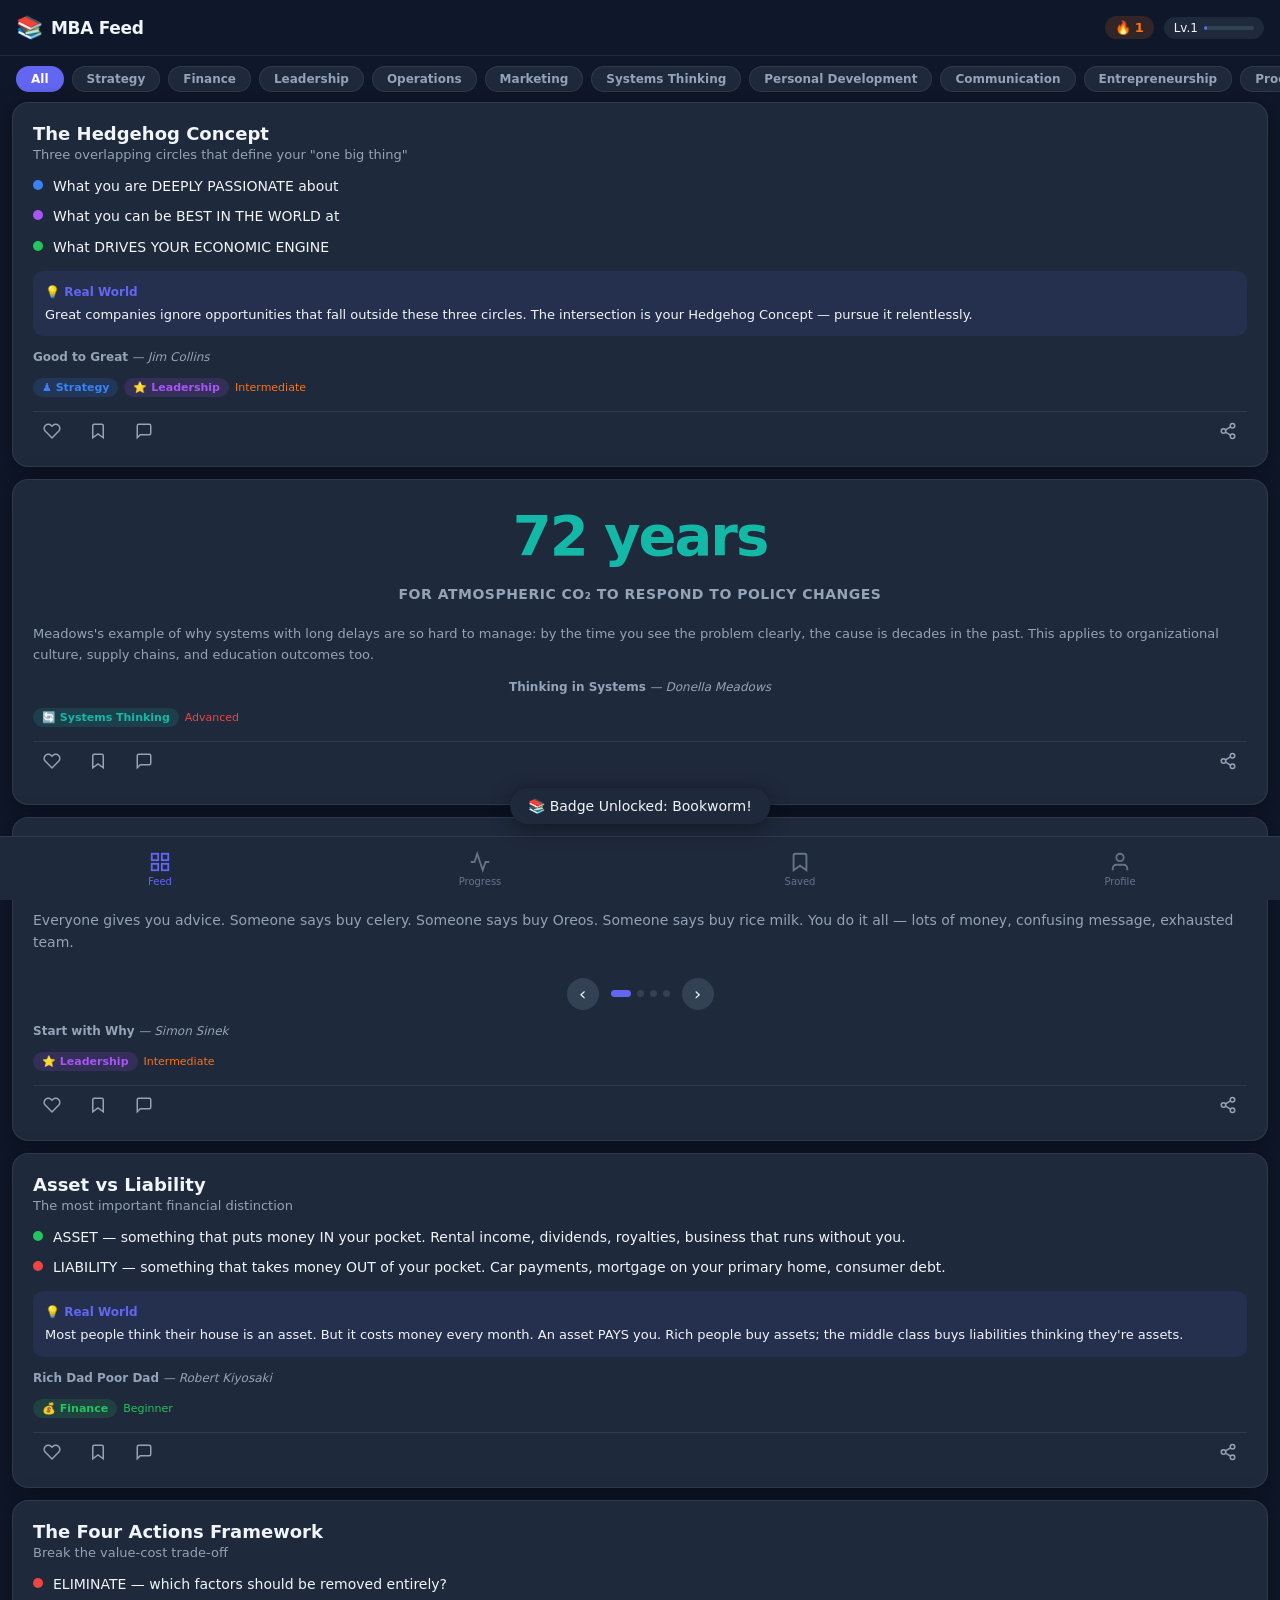
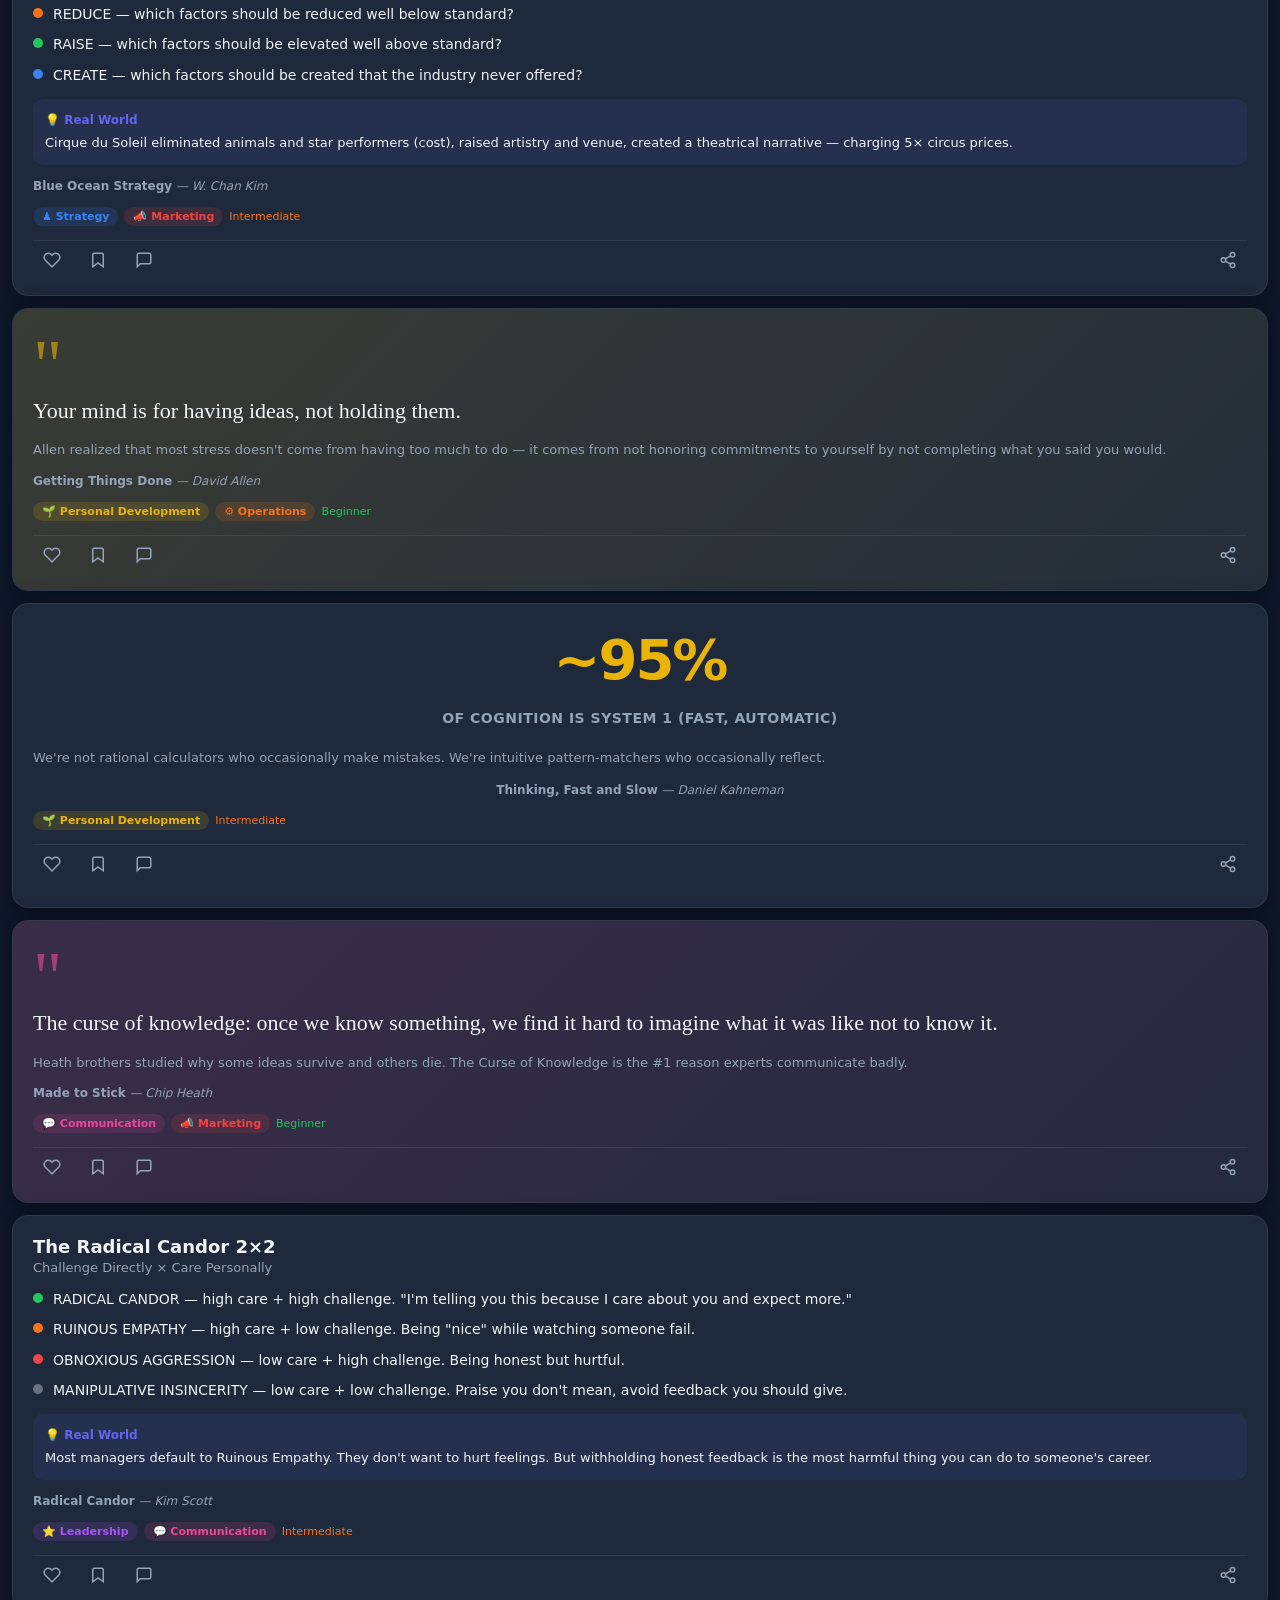
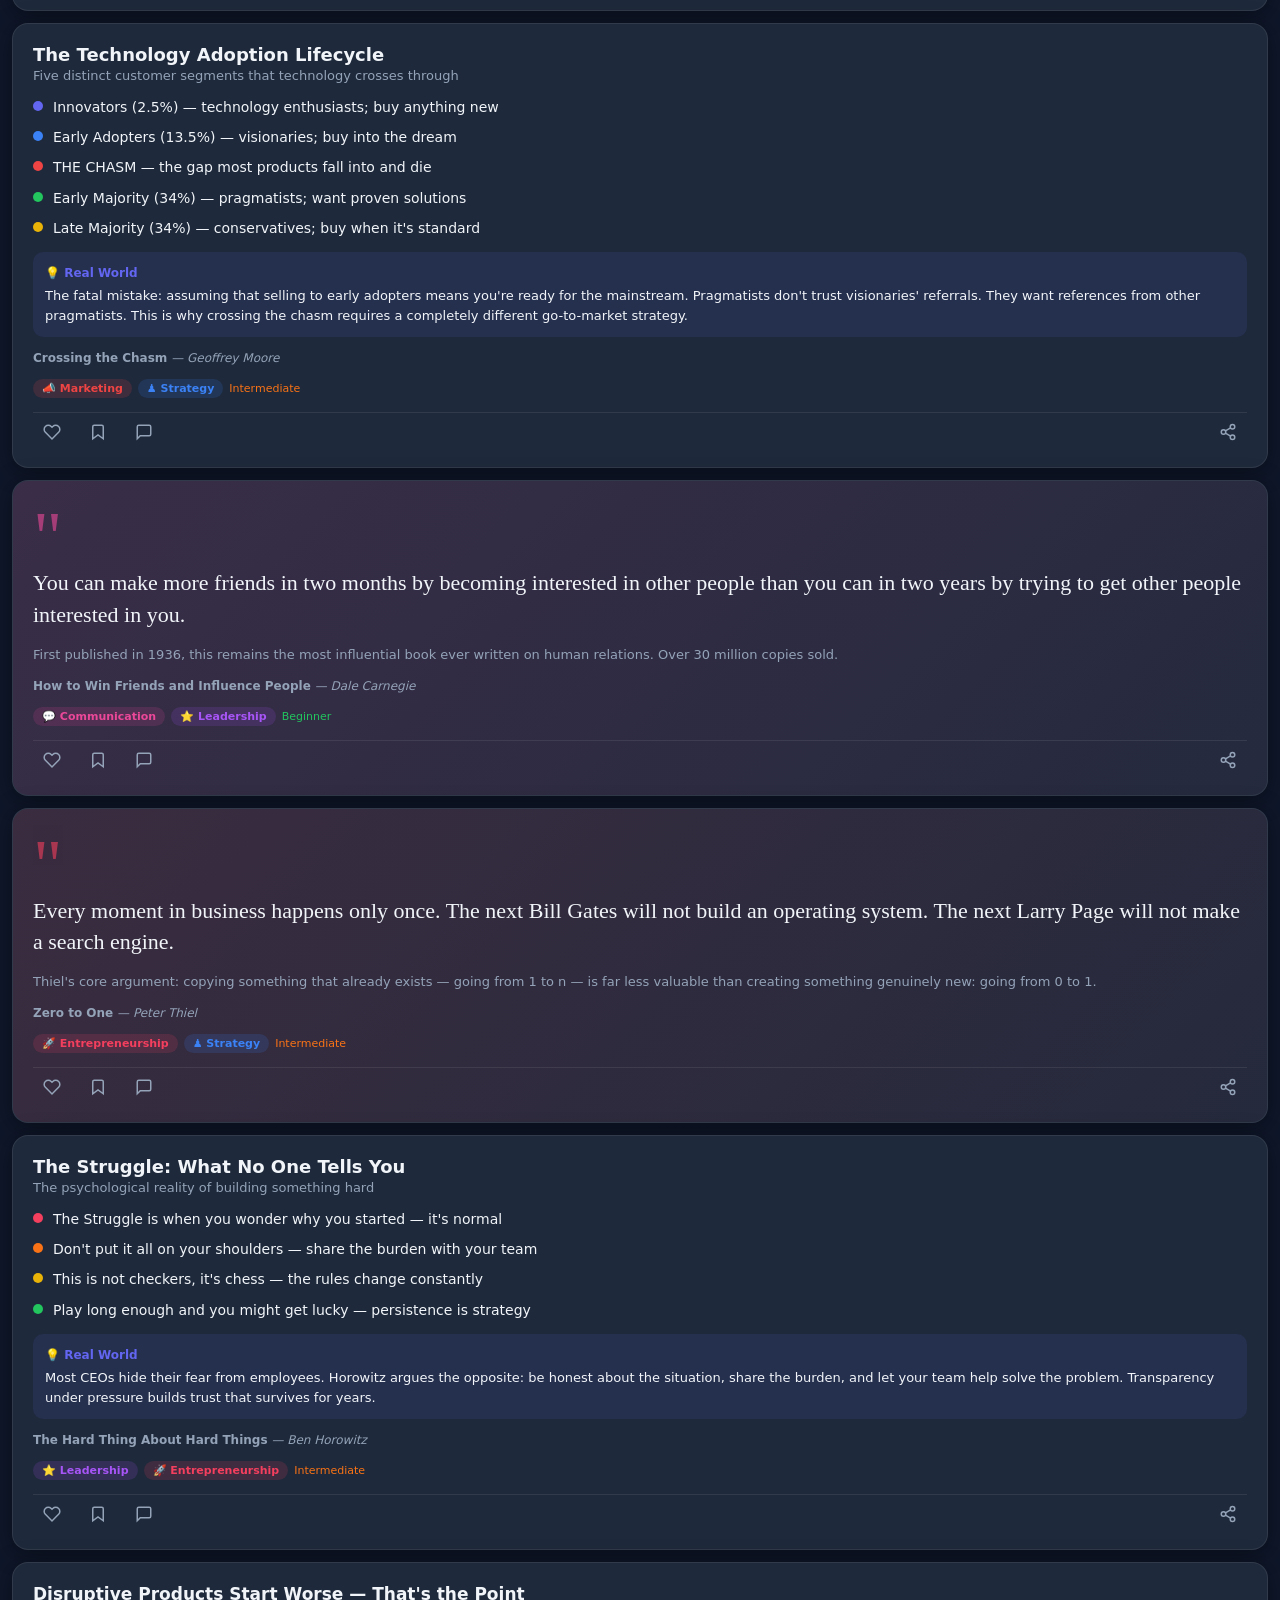
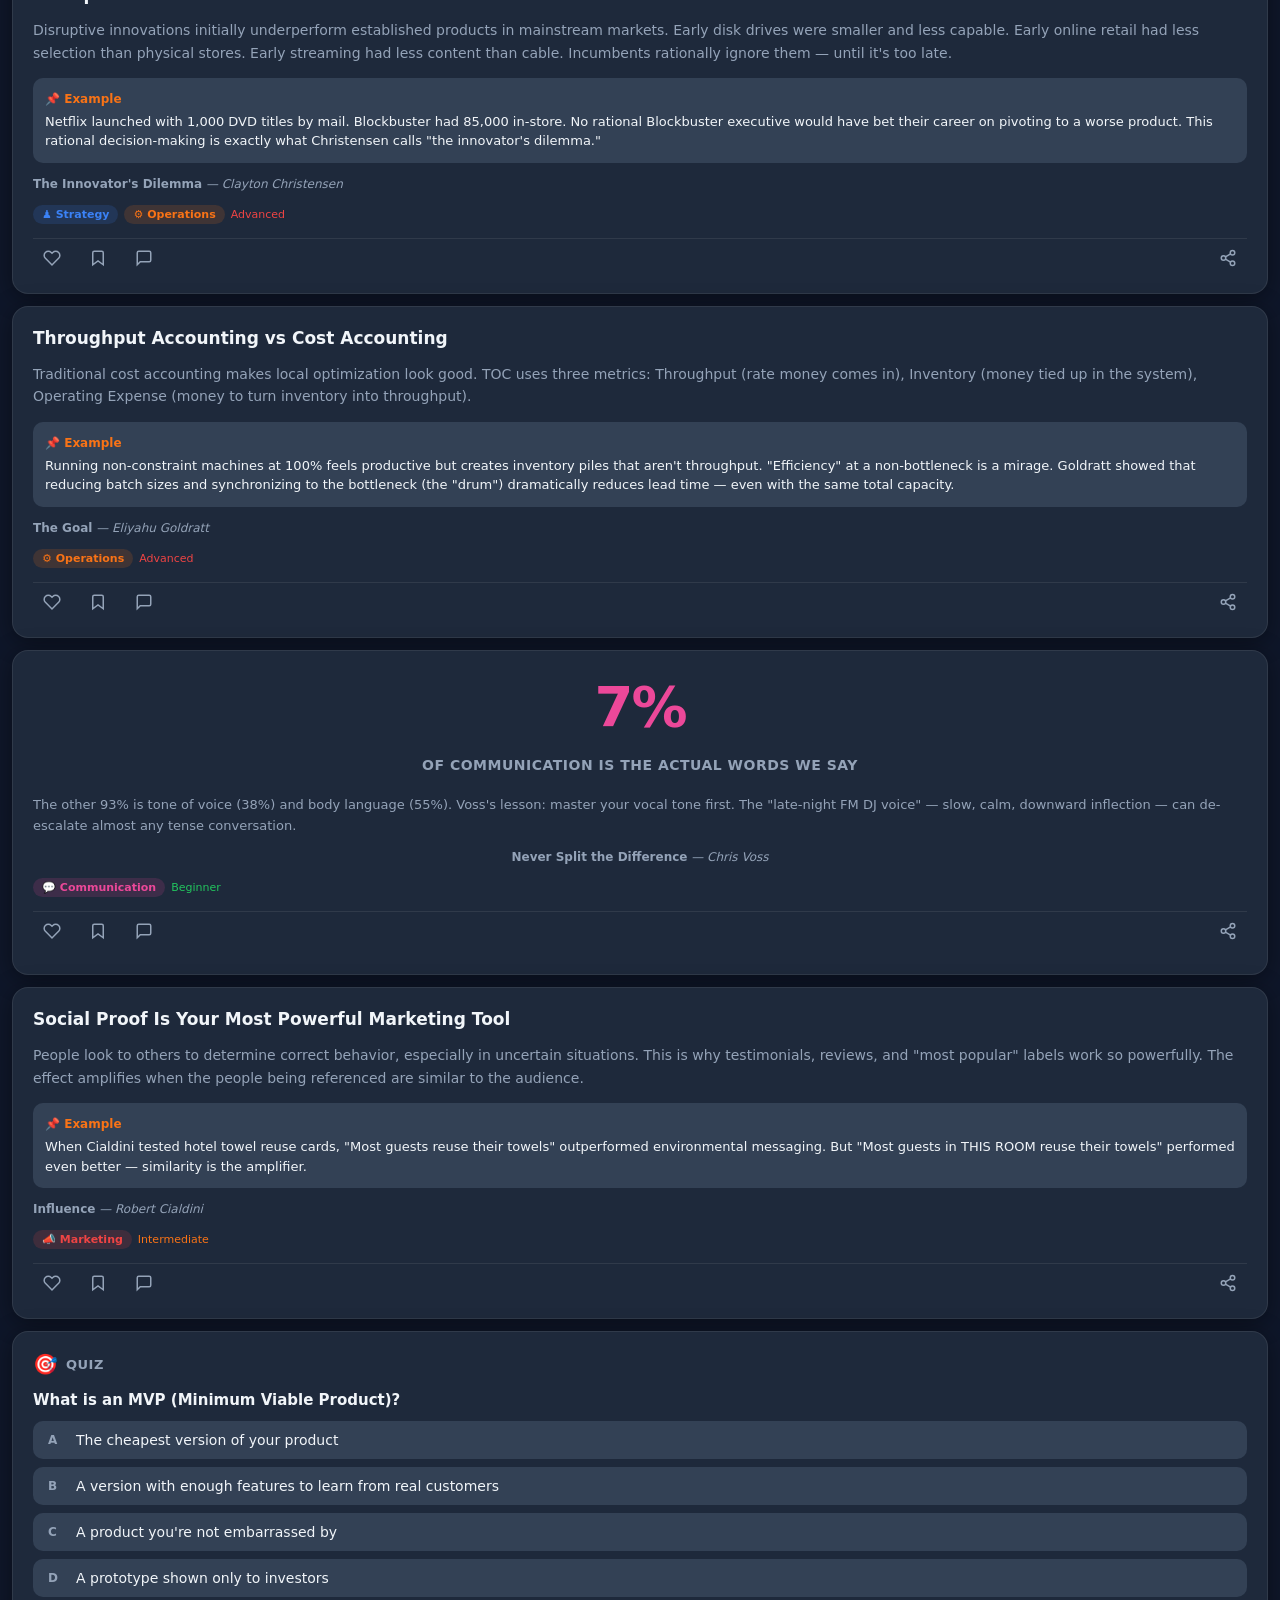
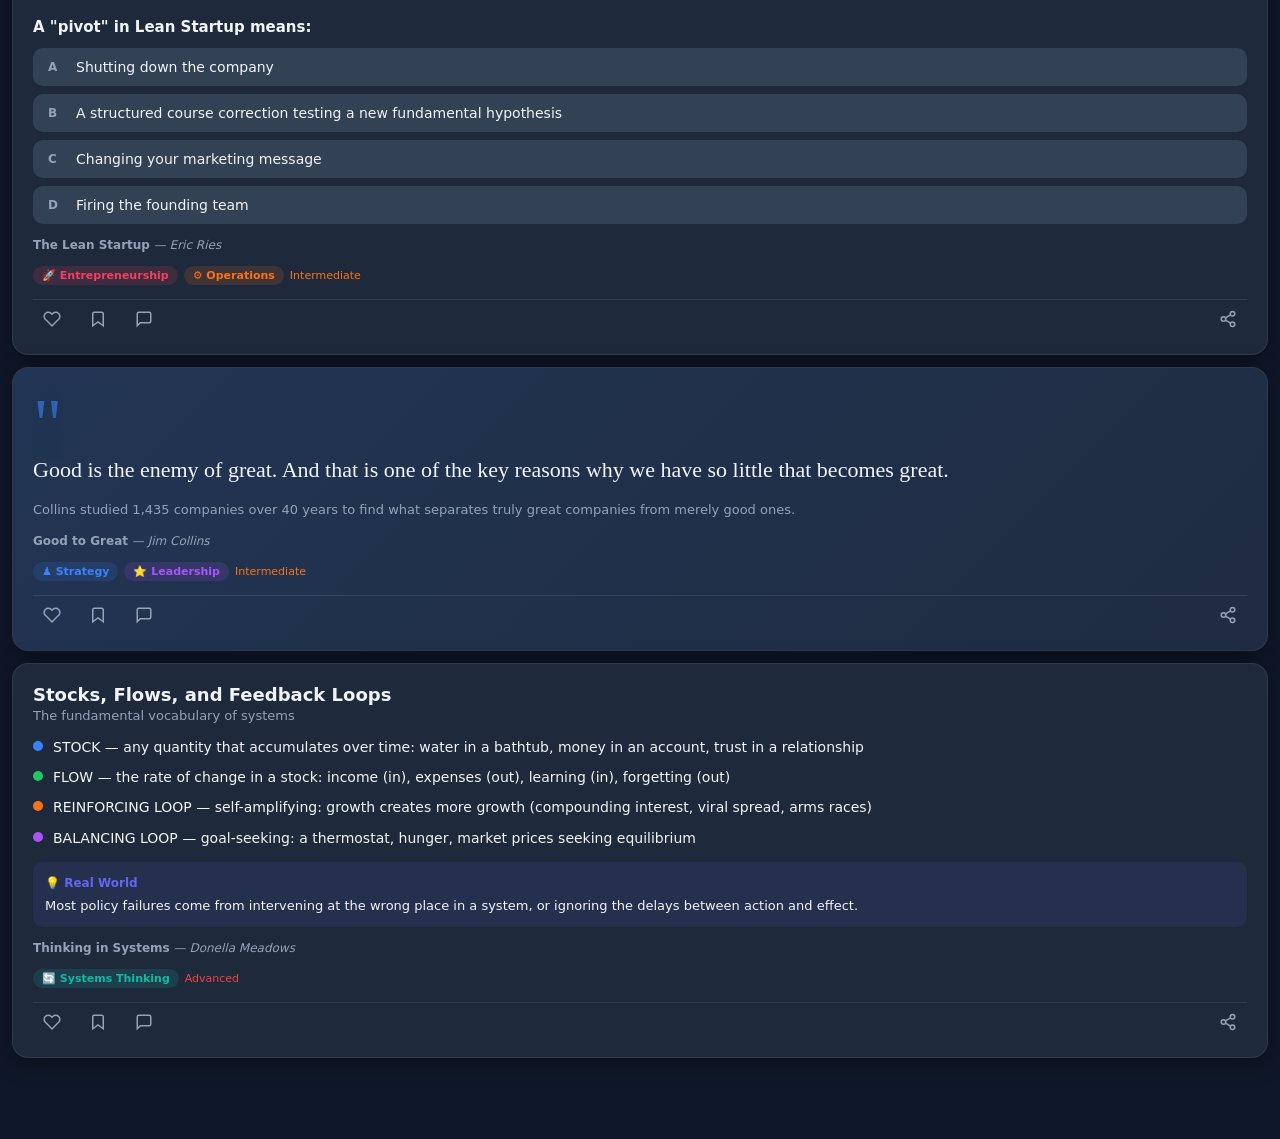
<file: index.html>
<!DOCTYPE html>
<html lang="en">
<head>
  <meta charset="UTF-8">
  <meta name="viewport" content="width=device-width, initial-scale=1, viewport-fit=cover">
  <meta name="theme-color" content="#0f172a">
  <meta name="apple-mobile-web-app-capable" content="yes">
  <meta name="apple-mobile-web-app-status-bar-style" content="black-translucent">
  <title>Personal MBA Feed</title>
  <link rel="manifest" href="manifest.json">
  <link rel="icon" href="data:image/svg+xml,<svg xmlns='http://www.w3.org/2000/svg' viewBox='0 0 32 32'><text y='26' font-size='28'>📚</text></svg>">
  <link rel="stylesheet" href="css/app.css">
</head>
<body>

<!-- ── HEADER ────────────────────────────────────────────────────────────── -->
<header class="hdr">
  <div class="hdr-brand">
    <span class="brand-icon">📚</span>
    <span class="brand-name">MBA Feed</span>
  </div>
  <div class="hdr-stats">
    <div class="streak-chip">
      <span class="streak-fire">🔥</span>
      <span id="streak-count">0</span>
    </div>
    <div class="xp-chip">
      <span id="xp-level">Lv.1</span>
      <div class="xp-bar-track"><div id="xp-bar" class="xp-bar-fill" style="width:0%"></div></div>
    </div>
  </div>
</header>

<!-- ── FEED TAB ───────────────────────────────────────────────────────────── -->
<main id="feed-section" class="tab-section">
  <div class="filter-scroll-wrap">
    <div id="pillar-filter" class="filter-bar"></div>
  </div>
  <div id="feed-list" class="feed-list"></div>
  <div id="feed-skeleton" class="skeleton-list hidden">
    <div class="skeleton-card"></div>
    <div class="skeleton-card"></div>
    <div class="skeleton-card"></div>
  </div>
  <div id="feed-sentinel" class="sentinel"></div>
</main>

<!-- ── DASHBOARD TAB ──────────────────────────────────────────────────────── -->
<main id="dashboard-section" class="tab-section hidden">
  <div id="dashboard-content" class="dashboard-content"></div>
</main>

<!-- ── BOOKMARKS TAB ─────────────────────────────────────────────────────── -->
<main id="bookmarks-section" class="tab-section hidden">
  <div class="section-title-bar">
    <h2>Bookmarks</h2>
  </div>
  <div id="bookmarks-list" class="feed-list"></div>
</main>

<!-- ── PROFILE TAB ────────────────────────────────────────────────────────── -->
<main id="profile-section" class="tab-section hidden">
  <div id="profile-content" class="profile-content"></div>
</main>

<!-- ── BOTTOM NAV ────────────────────────────────────────────────────────── -->
<nav class="bottom-nav">
  <button class="nav-btn active" data-tab="feed" onclick="switchTab('feed')">
    <svg class="nav-icon" viewBox="0 0 24 24" fill="none" stroke="currentColor" stroke-width="2">
      <rect x="3" y="3" width="7" height="7"/><rect x="14" y="3" width="7" height="7"/>
      <rect x="3" y="14" width="7" height="7"/><rect x="14" y="14" width="7" height="7"/>
    </svg>
    <span>Feed</span>
  </button>
  <button class="nav-btn" data-tab="dashboard" onclick="switchTab('dashboard')">
    <svg class="nav-icon" viewBox="0 0 24 24" fill="none" stroke="currentColor" stroke-width="2">
      <polyline points="22 12 18 12 15 21 9 3 6 12 2 12"/>
    </svg>
    <span>Progress</span>
  </button>
  <button class="nav-btn" data-tab="bookmarks" onclick="switchTab('bookmarks')">
    <svg class="nav-icon" viewBox="0 0 24 24" fill="none" stroke="currentColor" stroke-width="2">
      <path d="M19 21l-7-5-7 5V5a2 2 0 0 1 2-2h10a2 2 0 0 1 2 2z"/>
    </svg>
    <span>Saved</span>
  </button>
  <button class="nav-btn" data-tab="profile" onclick="switchTab('profile')">
    <svg class="nav-icon" viewBox="0 0 24 24" fill="none" stroke="currentColor" stroke-width="2">
      <path d="M20 21v-2a4 4 0 0 0-4-4H8a4 4 0 0 0-4 4v2"/>
      <circle cx="12" cy="7" r="4"/>
    </svg>
    <span>Profile</span>
  </button>
</nav>

<!-- ── COMMENT MODAL ─────────────────────────────────────────────────────── -->
<div id="comment-modal" class="modal-overlay hidden">
  <div class="modal-sheet">
    <div class="modal-header">
      <h3>Comments</h3>
      <button id="comment-close" class="modal-close">✕</button>
    </div>
    <div id="existing-comments" class="existing-comments"></div>
    <div class="comment-input-wrap">
      <textarea id="comment-input" class="comment-textarea" placeholder="Add a note…" rows="3"></textarea>
      <button id="comment-submit" class="btn-primary">Save (+5 XP)</button>
    </div>
  </div>
</div>

<!-- ── TOAST ─────────────────────────────────────────────────────────────── -->
<div id="toast" class="toast"></div>

<!-- ── DETAIL OVERLAY ────────────────────────────────────────────────────── -->
<div id="detail-overlay" class="hidden"></div>

<!-- ── SCRIPTS ───────────────────────────────────────────────────────────── -->
<script src="js/log.js"></script>
<script src="js/config.js"></script>
<script src="js/seed-data.js"></script>
<script src="js/api.js"></script>
<script src="js/cards.js"></script>
<script src="js/dashboard.js"></script>
<script src="js/detail.js"></script>
<script src="js/app.js"></script>
</body>
</html>
</file>
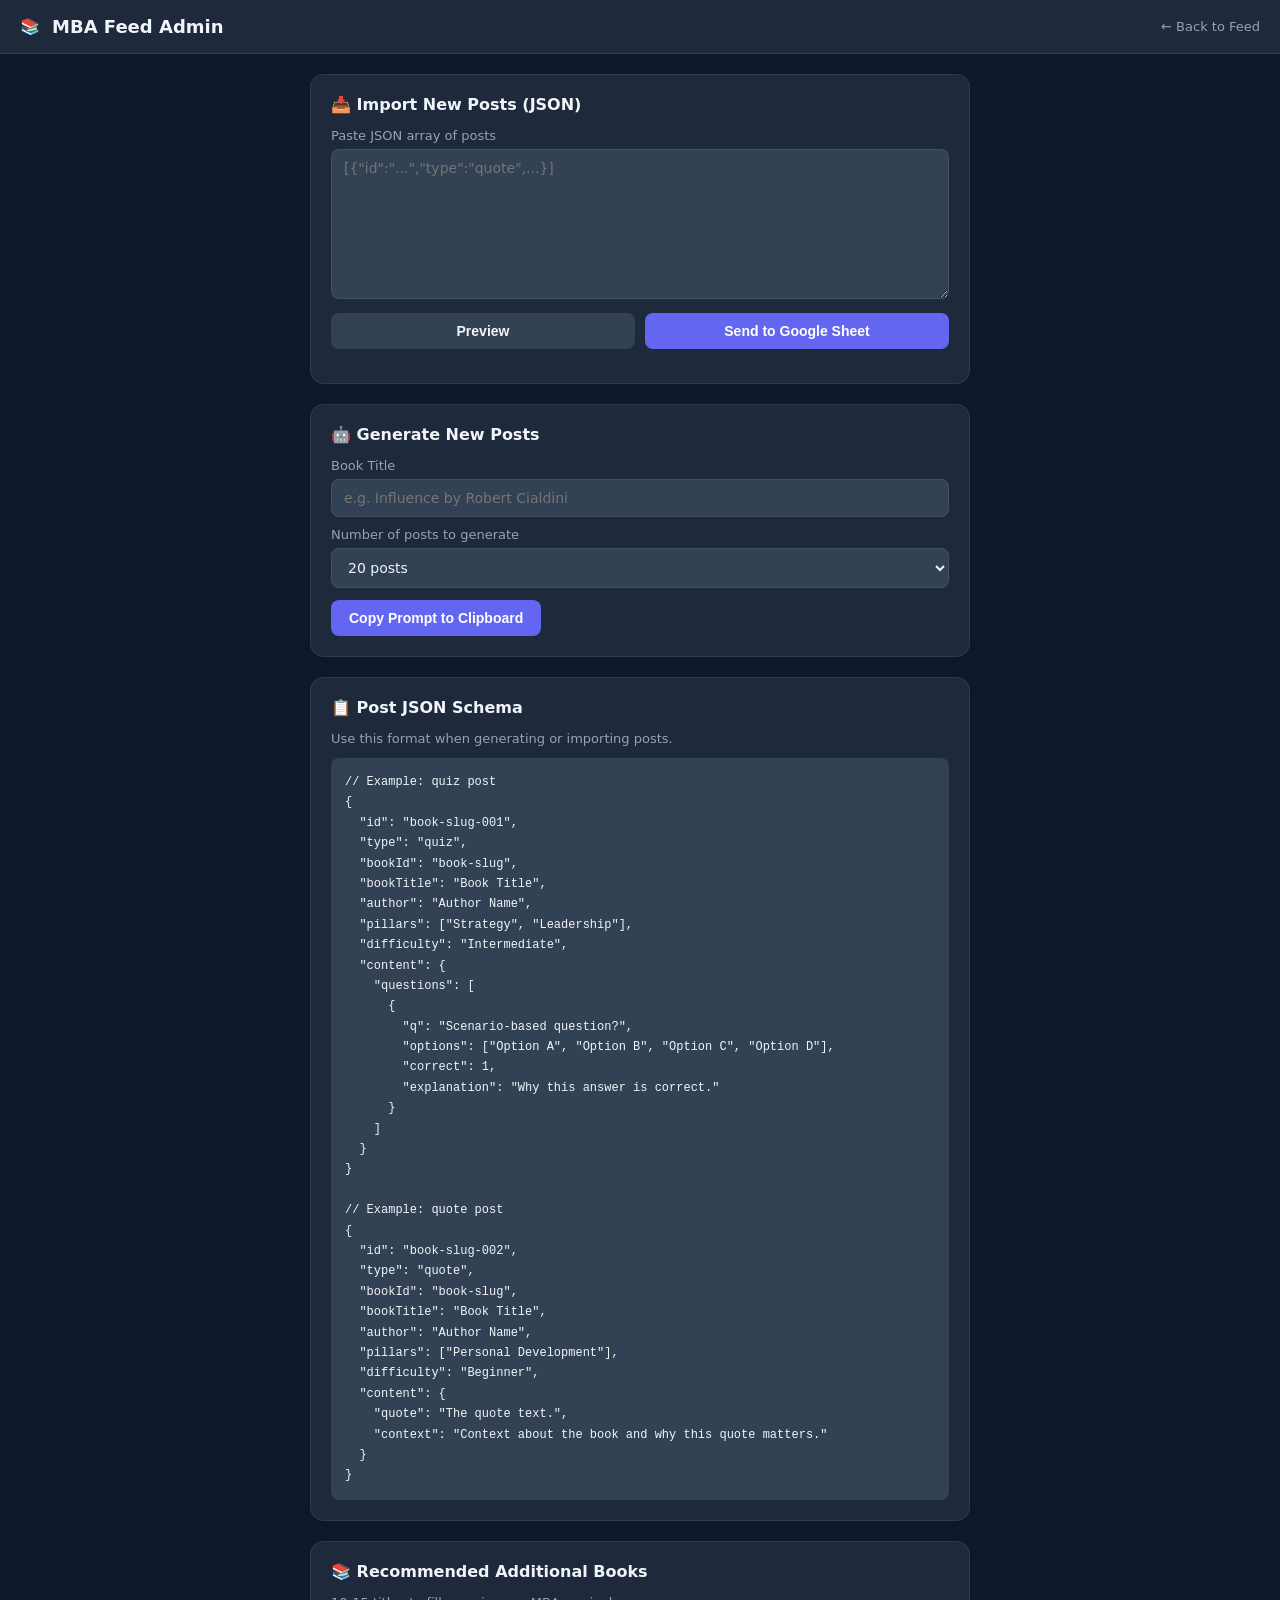
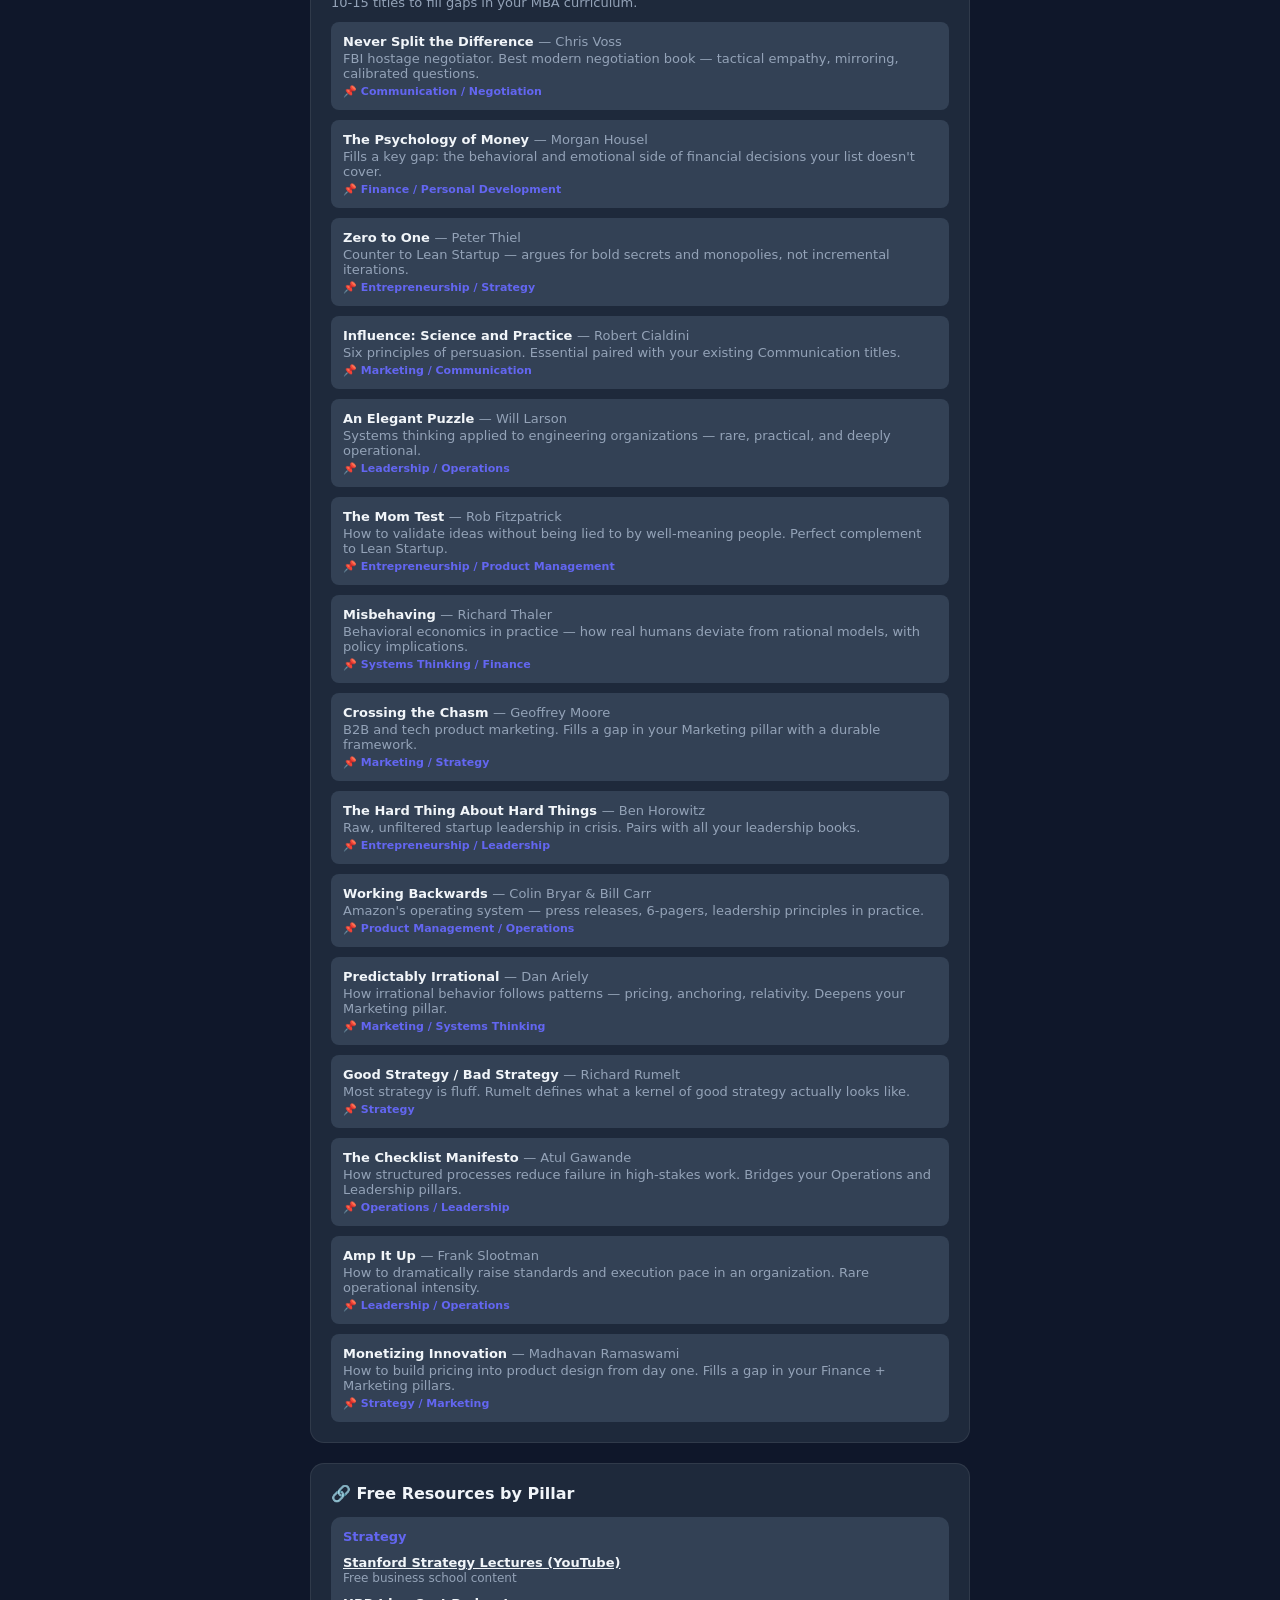
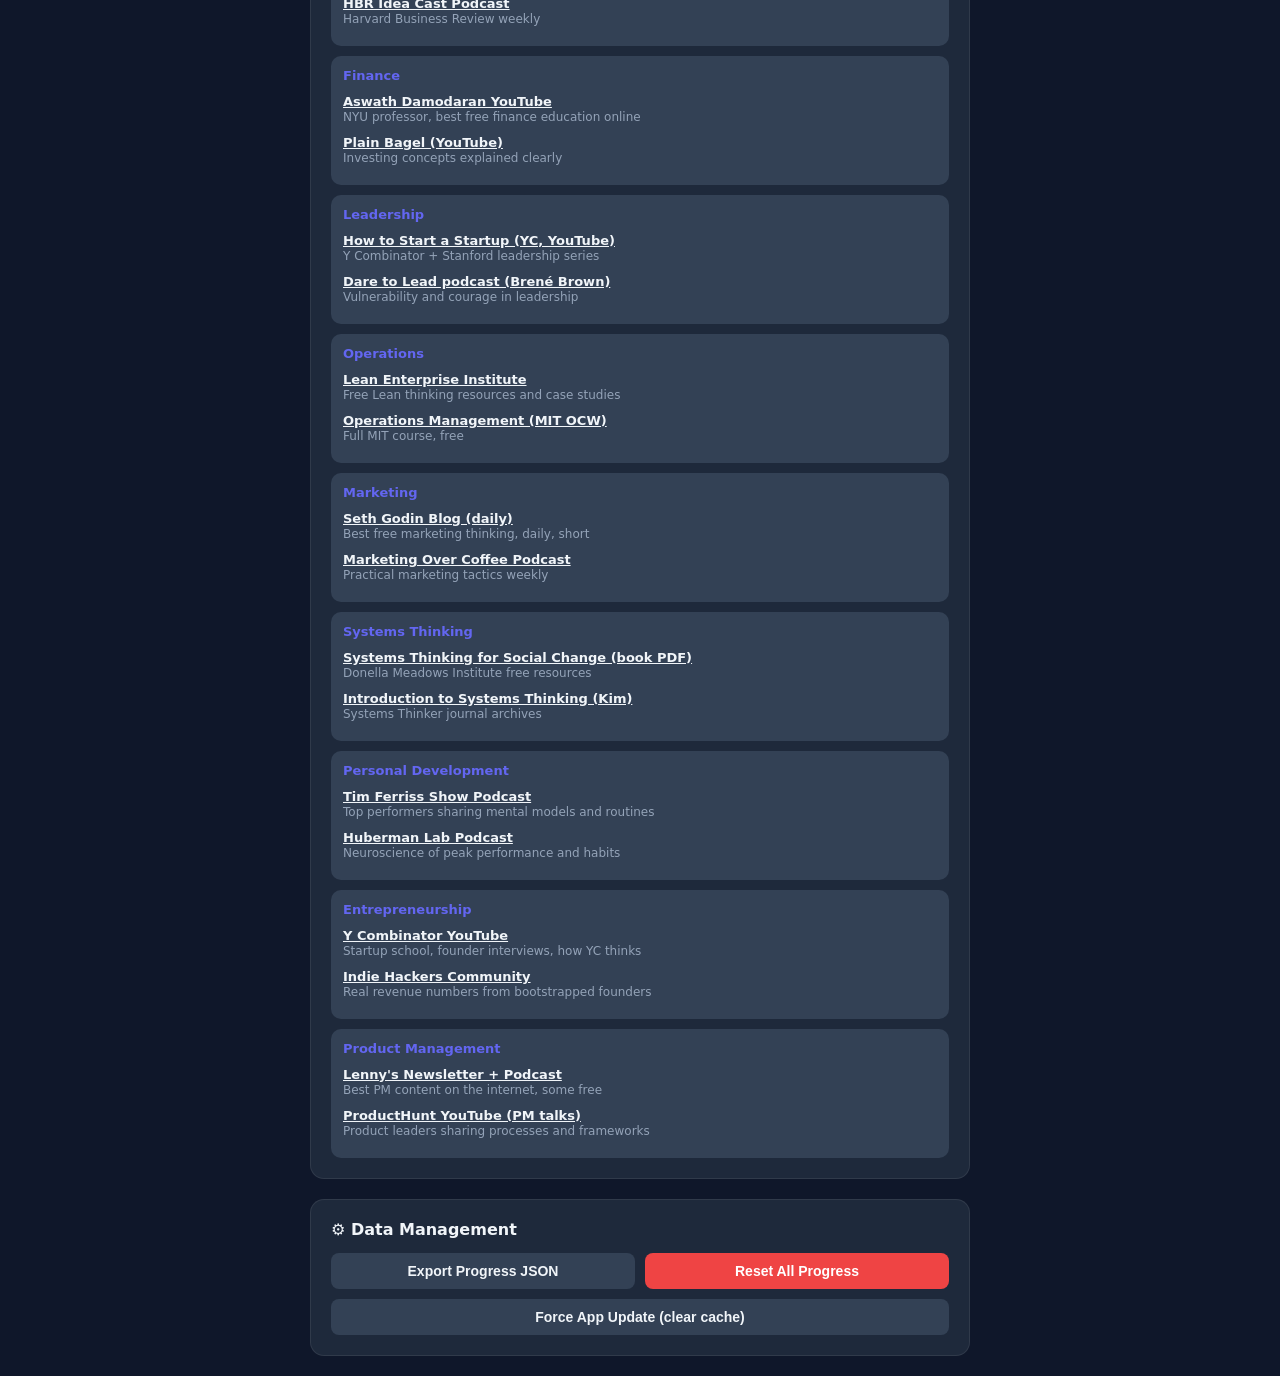
<file: admin/index.html>
<!DOCTYPE html>
<html lang="en">
<head>
  <meta charset="UTF-8">
  <meta name="viewport" content="width=device-width, initial-scale=1">
  <title>MBA Feed Admin</title>
  <style>
    :root { --bg:#0f172a; --bg2:#1e293b; --bg3:#334155; --text:#f1f5f9; --muted:#94a3b8; --border:rgba(255,255,255,0.08); --accent:#6366f1; }
    * { box-sizing:border-box; margin:0; padding:0; }
    body { background:var(--bg); color:var(--text); font-family:system-ui,sans-serif; min-height:100vh; }
    .hdr { background:var(--bg2); border-bottom:1px solid var(--border); padding:16px 20px; display:flex; align-items:center; gap:12px; }
    .hdr h1 { font-size:18px; }
    .hdr a { color:var(--muted); font-size:13px; margin-left:auto; text-decoration:none; }
    .main { max-width:700px; margin:0 auto; padding:20px; display:flex; flex-direction:column; gap:20px; }
    .card { background:var(--bg2); border:1px solid var(--border); border-radius:14px; padding:20px; }
    h2 { font-size:16px; font-weight:700; margin-bottom:14px; }
    label { display:block; font-size:13px; color:var(--muted); margin-bottom:6px; }
    input[type=password], input[type=text], textarea, select {
      width:100%; background:var(--bg3); border:1px solid var(--border); border-radius:8px;
      padding:10px 12px; color:var(--text); font:inherit; font-size:14px;
    }
    input:focus, textarea:focus { outline:none; border-color:var(--accent); }
    .btn { background:var(--accent); color:#fff; border-radius:8px; padding:10px 18px; font-size:14px; font-weight:600; cursor:pointer; border:none; transition:opacity 0.15s; }
    .btn:hover { opacity:0.85; }
    .btn-sec { background:var(--bg3); color:var(--text); }
    .row { display:flex; gap:10px; align-items:flex-end; }
    .row > * { flex:1; }
    .msg { font-size:13px; padding:10px 12px; border-radius:8px; margin-top:10px; }
    .msg.ok  { background:rgba(34,197,94,0.15); color:#22c55e; }
    .msg.err { background:rgba(239,68,68,0.15);  color:#ef4444; }
    .hidden { display:none; }
.schema-block { background:var(--bg3); border-radius:8px; padding:14px; font-size:12px; line-height:1.7; font-family:monospace; overflow-x:auto; white-space:pre; }
    .prompt-block { background:var(--bg3); border-radius:8px; padding:14px; font-size:13px; line-height:1.7; color:var(--muted); }
    .post-preview { border:1px solid var(--border); border-radius:10px; padding:12px; font-size:13px; display:flex; flex-direction:column; gap:6px; }
    .pp-type { font-size:11px; font-weight:700; color:var(--accent); text-transform:uppercase; }
    .pp-title { font-weight:600; }
    .pending-list { display:flex; flex-direction:column; gap:10px; }
    .pp-actions { display:flex; gap:8px; margin-top:6px; }
    .pp-actions button { font-size:12px; padding:5px 12px; border-radius:6px; }
    .rec-list { display:flex; flex-direction:column; gap:10px; }
    .rec-item { background:var(--bg3); border-radius:8px; padding:12px; font-size:13px; }
    .rec-book { font-weight:700; margin-bottom:2px; }
    .rec-why { color:var(--muted); }
    .rec-pillar { font-size:11px; color:var(--accent); font-weight:600; margin-top:4px; }
  </style>
</head>
<body>

<!-- ADMIN PANEL -->
<div id="admin-panel">
  <div class="hdr">
    <span>📚</span>
    <h1>MBA Feed Admin</h1>
    <a href="../">← Back to Feed</a>
  </div>

  <div class="main">

    <!-- IMPORT JSON -->
    <div class="card">
      <h2>📥 Import New Posts (JSON)</h2>
      <label>Paste JSON array of posts</label>
      <textarea id="import-json" rows="8" placeholder='[{"id":"...","type":"quote",...}]'></textarea>
      <div style="height:10px"></div>
      <div class="row">
        <button class="btn btn-sec" onclick="previewImport()">Preview</button>
        <button class="btn" onclick="importPosts()">Send to Google Sheet</button>
      </div>
      <div id="import-msg" class="msg hidden"></div>
      <div id="import-preview" class="pending-list" style="margin-top:14px"></div>
    </div>

    <!-- GENERATE PROMPT -->
    <div class="card">
      <h2>🤖 Generate New Posts</h2>
      <label>Book Title</label>
      <input type="text" id="book-title" placeholder="e.g. Influence by Robert Cialdini">
      <div style="height:10px"></div>
      <label>Number of posts to generate</label>
      <select id="post-count">
        <option value="10">10 posts</option>
        <option value="20" selected>20 posts</option>
        <option value="30">30 posts</option>
      </select>
      <div style="height:12px"></div>
      <button class="btn" onclick="generatePrompt()">Copy Prompt to Clipboard</button>
      <div id="prompt-output" class="hidden" style="margin-top:14px">
        <label>Paste into Claude or ChatGPT:</label>
        <div id="prompt-text" class="prompt-block" style="margin-top:6px"></div>
      </div>
    </div>

    <!-- JSON SCHEMA -->
    <div class="card">
      <h2>📋 Post JSON Schema</h2>
      <p style="font-size:13px;color:var(--muted);margin-bottom:12px">Use this format when generating or importing posts.</p>
      <div class="schema-block" id="schema-display"></div>
    </div>

    <!-- RECOMMENDED BOOKS -->
    <div class="card">
      <h2>📚 Recommended Additional Books</h2>
      <p style="font-size:13px;color:var(--muted);margin-bottom:12px">10-15 titles to fill gaps in your MBA curriculum.</p>
      <div class="rec-list" id="rec-books"></div>
    </div>

    <!-- FREE RESOURCES -->
    <div class="card">
      <h2>🔗 Free Resources by Pillar</h2>
      <div id="free-resources" style="display:flex;flex-direction:column;gap:10px"></div>
    </div>

    <!-- PROGRESS RESET -->
    <div class="card">
      <h2>⚙️ Data Management</h2>
      <div class="row">
        <button class="btn btn-sec" onclick="exportProgress()">Export Progress JSON</button>
        <button class="btn" style="background:#ef4444" onclick="nukeProgress()">Reset All Progress</button>
      </div>
      <div style="height:10px"></div>
      <button class="btn btn-sec" style="width:100%" onclick="clearSWCache()">Force App Update (clear cache)</button>
    </div>

  </div>
</div>

<script>
function initAdmin() {
  renderSchema();
  renderRecommended();
  renderResources();
}

function previewImport() {
  const raw = document.getElementById('import-json').value.trim();
  const previewEl = document.getElementById('import-preview');
  const msg = document.getElementById('import-msg');
  try {
    const posts = JSON.parse(raw);
    if (!Array.isArray(posts)) throw new Error('Expected an array');
    previewEl.innerHTML = posts.map(p => `
      <div class="post-preview">
        <div class="pp-type">${p.type || 'unknown'}</div>
        <div class="pp-title">${p.bookTitle || 'No book'} — ${p.author || ''}</div>
        <div style="color:var(--muted);font-size:12px">${(p.pillars||[]).join(', ')} · ${p.difficulty||''}</div>
        <div class="pp-actions">
          <button class="btn btn-sec" onclick="this.closest('.post-preview').style.opacity='0.4'">Skip</button>
          <span style="font-size:11px;color:var(--muted);align-self:center">ID: ${p.id}</span>
        </div>
      </div>`).join('');
    msg.className = 'msg ok'; msg.textContent = `✓ ${posts.length} posts parsed successfully.`; msg.classList.remove('hidden');
  } catch (e) {
    msg.className = 'msg err'; msg.textContent = 'Invalid JSON: ' + e.message; msg.classList.remove('hidden');
    previewEl.innerHTML = '';
  }
}

async function importPosts() {
  const raw = document.getElementById('import-json').value.trim();
  const msg = document.getElementById('import-msg');
  let posts;
  try {
    posts = JSON.parse(raw);
    if (!Array.isArray(posts)) throw new Error('Expected a JSON array');
  } catch (e) {
    msg.className = 'msg err'; msg.textContent = 'Invalid JSON: ' + e.message; msg.classList.remove('hidden');
    return;
  }

  const apiUrl = localStorage.getItem('mba_api_url') || '';
  if (!apiUrl) {
    msg.className = 'msg err'; msg.textContent = 'No Apps Script URL saved — go to Settings in the main app and save your URL first.'; msg.classList.remove('hidden');
    return;
  }

  msg.className = 'msg ok'; msg.textContent = `Sending ${posts.length} posts to Google Sheet…`; msg.classList.remove('hidden');

  try {
    const res = await fetch(apiUrl, {
      method: 'POST',
      body: JSON.stringify({ action: 'importPosts', posts }),
    });
    const data = await res.json();
    if (data.ok) {
      msg.className = 'msg ok'; msg.textContent = `✓ ${data.imported} posts imported to Google Sheet successfully!`;
    } else {
      msg.className = 'msg err'; msg.textContent = 'Sheet error: ' + (data.error || JSON.stringify(data));
    }
  } catch (e) {
    msg.className = 'msg err'; msg.textContent = 'Network error: ' + e.message;
  }
  msg.classList.remove('hidden');
}

function generatePrompt() {
  const title = document.getElementById('book-title').value.trim();
  const count = document.getElementById('post-count').value;
  if (!title) { alert('Enter a book title first.'); return; }
  const prompt = buildPrompt(title, count);
  navigator.clipboard.writeText(prompt).catch(() => {});
  document.getElementById('prompt-text').textContent = prompt;
  document.getElementById('prompt-output').classList.remove('hidden');
}

function buildPrompt(title, count) {
  return `Generate ${count} post cards for the Personal MBA Feed app from the book "${title}".

Return a valid JSON array. Each post MUST follow this schema exactly:
{
  "id": "unique-slug-001",
  "type": "quote|framework|insight|carousel|quiz|stat|reflection|summary",
  "bookId": "url-safe-book-id",
  "bookTitle": "${title}",
  "author": "Author Name",
  "pillars": ["one or more of: Strategy, Finance, Leadership, Operations, Marketing, Systems Thinking, Personal Development, Communication, Entrepreneurship, Product Management"],
  "difficulty": "Beginner|Intermediate|Advanced",
  "content": { /* type-specific, see schema below */ }
}

CONTENT SCHEMAS BY TYPE:

quote:    { "quote": "...", "context": "brief context sentence" }
framework:{ "title": "...", "subtitle": "...", "items": [{"label":"...","color":"#hex"}], "insight": "real-world application" }
insight:  { "headline": "...", "body": "3-5 sentences", "example": "real-world example" }
carousel: { "title": "...", "slides": [{"title":"...","body":"..."}] } // 3-5 slides
quiz:     { "questions": [{"q":"...","options":["A","B","C","D"],"correct":0,"explanation":"..."}] } // 2-4 questions
stat:     { "number": "42%", "label": "what this measures", "context": "why it matters" }
reflection: { "prompt": "context from the book", "question": "journaling/scenario question" }
summary:  { "premise": "core thesis", "takeaways": ["1","2","3"], "bestQuote": "...", "nextRead": "book + why" }

Mix types evenly. Make quiz questions scenario-based (real decisions, not just recall). Make stat cards visually striking. Include at least 2 framework cards, 2 quiz cards, 1 summary card, and 2 reflection cards.

Return ONLY the JSON array. No markdown, no explanation.`;
}

const SCHEMA = `// Example: quiz post
{
  "id": "book-slug-001",
  "type": "quiz",
  "bookId": "book-slug",
  "bookTitle": "Book Title",
  "author": "Author Name",
  "pillars": ["Strategy", "Leadership"],
  "difficulty": "Intermediate",
  "content": {
    "questions": [
      {
        "q": "Scenario-based question?",
        "options": ["Option A", "Option B", "Option C", "Option D"],
        "correct": 1,
        "explanation": "Why this answer is correct."
      }
    ]
  }
}

// Example: quote post
{
  "id": "book-slug-002",
  "type": "quote",
  "bookId": "book-slug",
  "bookTitle": "Book Title",
  "author": "Author Name",
  "pillars": ["Personal Development"],
  "difficulty": "Beginner",
  "content": {
    "quote": "The quote text.",
    "context": "Context about the book and why this quote matters."
  }
}`;

function renderSchema() {
  document.getElementById('schema-display').textContent = SCHEMA;
}

const RECOMMENDED = [
  { title: "Never Split the Difference", author: "Chris Voss", pillar: "Communication / Negotiation", why: "FBI hostage negotiator. Best modern negotiation book — tactical empathy, mirroring, calibrated questions." },
  { title: "The Psychology of Money", author: "Morgan Housel", pillar: "Finance / Personal Development", why: "Fills a key gap: the behavioral and emotional side of financial decisions your list doesn't cover." },
  { title: "Zero to One", author: "Peter Thiel", pillar: "Entrepreneurship / Strategy", why: "Counter to Lean Startup — argues for bold secrets and monopolies, not incremental iterations." },
  { title: "Influence: Science and Practice", author: "Robert Cialdini", pillar: "Marketing / Communication", why: "Six principles of persuasion. Essential paired with your existing Communication titles." },
  { title: "An Elegant Puzzle", author: "Will Larson", pillar: "Leadership / Operations", why: "Systems thinking applied to engineering organizations — rare, practical, and deeply operational." },
  { title: "The Mom Test", author: "Rob Fitzpatrick", pillar: "Entrepreneurship / Product Management", why: "How to validate ideas without being lied to by well-meaning people. Perfect complement to Lean Startup." },
  { title: "Misbehaving", author: "Richard Thaler", pillar: "Systems Thinking / Finance", why: "Behavioral economics in practice — how real humans deviate from rational models, with policy implications." },
  { title: "Crossing the Chasm", author: "Geoffrey Moore", pillar: "Marketing / Strategy", why: "B2B and tech product marketing. Fills a gap in your Marketing pillar with a durable framework." },
  { title: "The Hard Thing About Hard Things", author: "Ben Horowitz", pillar: "Entrepreneurship / Leadership", why: "Raw, unfiltered startup leadership in crisis. Pairs with all your leadership books." },
  { title: "Working Backwards", author: "Colin Bryar & Bill Carr", pillar: "Product Management / Operations", why: "Amazon's operating system — press releases, 6-pagers, leadership principles in practice." },
  { title: "Predictably Irrational", author: "Dan Ariely", pillar: "Marketing / Systems Thinking", why: "How irrational behavior follows patterns — pricing, anchoring, relativity. Deepens your Marketing pillar." },
  { title: "Good Strategy / Bad Strategy", author: "Richard Rumelt", pillar: "Strategy", why: "Most strategy is fluff. Rumelt defines what a kernel of good strategy actually looks like." },
  { title: "The Checklist Manifesto", author: "Atul Gawande", pillar: "Operations / Leadership", why: "How structured processes reduce failure in high-stakes work. Bridges your Operations and Leadership pillars." },
  { title: "Amp It Up", author: "Frank Slootman", pillar: "Leadership / Operations", why: "How to dramatically raise standards and execution pace in an organization. Rare operational intensity." },
  { title: "Monetizing Innovation", author: "Madhavan Ramaswami", pillar: "Strategy / Marketing", why: "How to build pricing into product design from day one. Fills a gap in your Finance + Marketing pillars." },
];

function renderRecommended() {
  document.getElementById('rec-books').innerHTML = RECOMMENDED.map(r => `
    <div class="rec-item">
      <div class="rec-book">${r.title} <span style="font-weight:400;color:var(--muted)">— ${r.author}</span></div>
      <div class="rec-why">${r.why}</div>
      <div class="rec-pillar">📌 ${r.pillar}</div>
    </div>`).join('');
}

const RESOURCES = [
  { pillar: 'Strategy', items: [
    { name: 'Stanford Strategy Lectures (YouTube)', url: 'https://youtube.com/@stanfordgsb', desc: 'Free business school content' },
    { name: 'HBR Idea Cast Podcast', url: 'https://hbr.org/2018/01/podcast-ideacast', desc: 'Harvard Business Review weekly' },
  ]},
  { pillar: 'Finance', items: [
    { name: 'Aswath Damodaran YouTube', url: 'https://youtube.com/@AswathDamodaranonValuation', desc: 'NYU professor, best free finance education online' },
    { name: 'Plain Bagel (YouTube)', url: 'https://youtube.com/@ThePlainBagel', desc: 'Investing concepts explained clearly' },
  ]},
  { pillar: 'Leadership', items: [
    { name: 'How to Start a Startup (YC, YouTube)', url: 'https://youtube.com/playlist?list=PL5q_lef6zVkaTY_cT1k7qFNF2TidHCe-1', desc: 'Y Combinator + Stanford leadership series' },
    { name: 'Dare to Lead podcast (Brené Brown)', url: 'https://brenebrown.com/podcast/dare-to-lead-podcast/', desc: 'Vulnerability and courage in leadership' },
  ]},
  { pillar: 'Operations', items: [
    { name: 'Lean Enterprise Institute', url: 'https://www.lean.org/resources/', desc: 'Free Lean thinking resources and case studies' },
    { name: 'Operations Management (MIT OCW)', url: 'https://ocw.mit.edu/courses/15-761-operations-management-spring-2000/', desc: 'Full MIT course, free' },
  ]},
  { pillar: 'Marketing', items: [
    { name: 'Seth Godin Blog (daily)', url: 'https://seths.blog', desc: 'Best free marketing thinking, daily, short' },
    { name: 'Marketing Over Coffee Podcast', url: 'https://www.marketingovercoffee.com/', desc: 'Practical marketing tactics weekly' },
  ]},
  { pillar: 'Systems Thinking', items: [
    { name: 'Systems Thinking for Social Change (book PDF)', url: 'https://donellameadows.org/systems-thinking-resources/', desc: 'Donella Meadows Institute free resources' },
    { name: 'Introduction to Systems Thinking (Kim)', url: 'https://thesystemsthinker.com/', desc: 'Systems Thinker journal archives' },
  ]},
  { pillar: 'Personal Development', items: [
    { name: 'Tim Ferriss Show Podcast', url: 'https://tim.blog/podcast/', desc: 'Top performers sharing mental models and routines' },
    { name: 'Huberman Lab Podcast', url: 'https://hubermanlab.com/podcast/', desc: 'Neuroscience of peak performance and habits' },
  ]},
  { pillar: 'Entrepreneurship', items: [
    { name: 'Y Combinator YouTube', url: 'https://youtube.com/@ycombinator', desc: 'Startup school, founder interviews, how YC thinks' },
    { name: 'Indie Hackers Community', url: 'https://www.indiehackers.com/', desc: 'Real revenue numbers from bootstrapped founders' },
  ]},
  { pillar: 'Product Management', items: [
    { name: 'Lenny\'s Newsletter + Podcast', url: 'https://www.lennysnewsletter.com/', desc: 'Best PM content on the internet, some free' },
    { name: 'ProductHunt YouTube (PM talks)', url: 'https://youtube.com/@ProductHunt', desc: 'Product leaders sharing processes and frameworks' },
  ]},
];

function renderResources() {
  document.getElementById('free-resources').innerHTML = RESOURCES.map(r => `
    <div style="background:var(--bg3);border-radius:10px;padding:12px">
      <div style="font-size:13px;font-weight:700;color:var(--accent);margin-bottom:8px">${r.pillar}</div>
      ${r.items.map(i => `
        <div style="margin-bottom:8px">
          <a href="${i.url}" target="_blank" rel="noopener" style="color:var(--text);font-size:13px;font-weight:600;text-decoration:underline">${i.name}</a>
          <div style="font-size:12px;color:var(--muted)">${i.desc}</div>
        </div>`).join('')}
    </div>`).join('');
}

function clearSWCache() {
  if ('caches' in window) {
    caches.keys().then(keys => Promise.all(keys.map(k => caches.delete(k)))).then(() => {
      if ('serviceWorker' in navigator) {
        navigator.serviceWorker.getRegistrations().then(regs => regs.forEach(r => r.unregister()));
      }
      alert('Cache cleared. The app will reload with fresh files.');
      location.reload(true);
    });
  } else {
    alert('Cache API not available in this browser.');
  }
}

function exportProgress() {
  const data = localStorage.getItem('mba_progress_v1') || '{}';
  const blob = new Blob([data], { type: 'application/json' });
  const a = document.createElement('a'); a.href = URL.createObjectURL(blob);
  a.download = 'mba-progress.json'; a.click();
}

function nukeProgress() {
  if (!confirm('Delete ALL progress? This cannot be undone.')) return;
  localStorage.removeItem('mba_progress_v1');
  alert('Progress reset.');
}

document.addEventListener('DOMContentLoaded', initAdmin);
</script>
</body>
</html>
</file>
<file: css/app.css>
/* ── RESET & BASE ─────────────────────────────────────────────────────────── */
*, *::before, *::after { box-sizing: border-box; margin: 0; padding: 0; }
html { font-size: 16px; -webkit-text-size-adjust: 100%; }
body {
  font-family: -apple-system, BlinkMacSystemFont, 'Segoe UI', system-ui, sans-serif;
  background: var(--bg); color: var(--text);
  min-height: 100dvh; overflow-x: hidden;
  padding-bottom: calc(64px + env(safe-area-inset-bottom));
}
button { cursor: pointer; border: none; background: none; font: inherit; color: inherit; }
textarea, input { font: inherit; }
a { color: inherit; text-decoration: none; }

/* ── TOKENS ──────────────────────────────────────────────────────────────── */
:root {
  --bg:       #0f172a;
  --bg2:      #1e293b;
  --bg3:      #334155;
  --card-bg:  #1e293b;
  --border:   rgba(255,255,255,0.08);
  --text:     #f1f5f9;
  --muted:    #94a3b8;
  --subtle:   #64748b;
  --radius:   16px;
  --radius-sm:10px;
  --shadow:   0 4px 24px rgba(0,0,0,0.4);
  --hdr-h:    56px;
  --nav-h:    64px;
}
.light {
  --bg:       #f8fafc;
  --bg2:      #ffffff;
  --bg3:      #e2e8f0;
  --card-bg:  #ffffff;
  --border:   rgba(0,0,0,0.08);
  --text:     #0f172a;
  --muted:    #475569;
  --subtle:   #94a3b8;
  --shadow:   0 4px 24px rgba(0,0,0,0.08);
}

/* ── HEADER ──────────────────────────────────────────────────────────────── */
.hdr {
  position: sticky; top: 0; z-index: 100;
  display: flex; align-items: center; justify-content: space-between;
  padding: 0 16px; height: var(--hdr-h);
  background: var(--bg); border-bottom: 1px solid var(--border);
  padding-top: env(safe-area-inset-top);
}
.hdr-brand { display: flex; align-items: center; gap: 8px; }
.brand-icon { font-size: 22px; }
.brand-name { font-weight: 700; font-size: 17px; letter-spacing: -0.3px; }
.hdr-stats { display: flex; align-items: center; gap: 10px; }
.streak-chip {
  display: flex; align-items: center; gap: 4px;
  background: rgba(249,115,22,0.15); color: #f97316;
  padding: 4px 10px; border-radius: 20px; font-size: 13px; font-weight: 600;
}
.xp-chip {
  display: flex; align-items: center; gap: 6px;
  background: var(--bg2); padding: 4px 10px; border-radius: 20px; font-size: 12px;
}
.xp-bar-track { width: 50px; height: 4px; background: var(--bg3); border-radius: 2px; overflow: hidden; }
.xp-bar-fill { height: 100%; background: #6366f1; border-radius: 2px; transition: width 0.4s; }

/* ── BOTTOM NAV ──────────────────────────────────────────────────────────── */
.bottom-nav {
  position: fixed; bottom: 0; left: 0; right: 0; z-index: 100;
  display: flex; background: var(--bg2); border-top: 1px solid var(--border);
  height: calc(var(--nav-h) + env(safe-area-inset-bottom));
  padding-bottom: env(safe-area-inset-bottom);
}
.nav-btn {
  flex: 1; display: flex; flex-direction: column; align-items: center;
  justify-content: center; gap: 3px; color: var(--subtle);
  font-size: 10px; font-weight: 500; padding: 8px 4px; transition: color 0.15s;
}
.nav-btn.active { color: #6366f1; }
.nav-icon { width: 22px; height: 22px; }

/* ── TAB SECTIONS ────────────────────────────────────────────────────────── */
.tab-section { padding: 0 0 16px; }
.hidden { display: none !important; }

/* ── FILTER BAR ──────────────────────────────────────────────────────────── */
.filter-scroll-wrap { overflow-x: auto; padding: 10px 16px; -webkit-overflow-scrolling: touch; }
.filter-scroll-wrap::-webkit-scrollbar { display: none; }
.filter-bar { display: flex; gap: 8px; width: max-content; }
.filter-btn {
  padding: 5px 14px; border-radius: 20px; font-size: 12px; font-weight: 600;
  white-space: nowrap; background: var(--bg2); color: var(--muted);
  border: 1px solid var(--border); transition: all 0.15s;
}
.filter-btn.active { background: var(--c, #6366f1); color: #fff; border-color: transparent; }

/* ── FEED LIST ───────────────────────────────────────────────────────────── */
.feed-list { display: flex; flex-direction: column; gap: 12px; padding: 0 12px; }
.sentinel { height: 1px; }
.empty-msg { color: var(--subtle); text-align: center; padding: 32px 16px; font-size: 14px; }

/* ── SKELETON ────────────────────────────────────────────────────────────── */
.skeleton-list { display: flex; flex-direction: column; gap: 12px; padding: 0 12px; }
.skeleton-card {
  height: 200px; border-radius: var(--radius);
  background: linear-gradient(90deg, var(--bg2) 25%, var(--bg3) 50%, var(--bg2) 75%);
  background-size: 200% 100%;
  animation: shimmer 1.5s infinite;
}
@keyframes shimmer { to { background-position: -200% 0; } }

/* ── CARD BASE ───────────────────────────────────────────────────────────── */
.card {
  background: var(--card-bg); border-radius: var(--radius);
  border: 1px solid var(--border); box-shadow: var(--shadow);
  padding: 20px; display: flex; flex-direction: column; gap: 14px;
  animation: fadeUp 0.3s ease both;
}
@keyframes fadeUp { from { opacity: 0; transform: translateY(10px); } to { opacity: 1; transform: none; } }

.card-meta { font-size: 12px; color: var(--muted); }
.card-book { font-weight: 600; }
.card-author { font-style: italic; }
.card-tags { display: flex; flex-wrap: wrap; gap: 6px; }
.pillar-tag {
  font-size: 11px; font-weight: 600; padding: 3px 9px;
  border-radius: 20px; white-space: nowrap;
}
.diff-badge { font-size: 11px; color: var(--subtle); padding: 3px 0; }

/* Card actions row */
.card-actions {
  display: flex; gap: 8px; padding-top: 4px;
  border-top: 1px solid var(--border);
}
.action-btn {
  display: flex; align-items: center; gap: 4px;
  padding: 6px 10px; border-radius: 8px;
  color: var(--muted); transition: all 0.15s; font-size: 13px;
}
.action-btn:active { transform: scale(0.92); }
.action-btn.active { color: #ef4444; }
.like-btn.active { color: #ef4444; }
.bookmark-btn.active { color: #f97316; }
.action-btn:last-child { margin-left: auto; }

/* Comment count badge */
.action-count {
  font-size: 11px; font-weight: 700; color: var(--muted);
  margin-left: 3px; line-height: 1;
}

/* XP flash */
.xp-flash {
  position: absolute; font-size: 11px; font-weight: 700;
  color: #22c55e; pointer-events: none;
  animation: xpPop 1.2s ease both;
}
@keyframes xpPop {
  0%   { opacity: 1; transform: translateY(0) scale(1); }
  100% { opacity: 0; transform: translateY(-20px) scale(0.8); }
}
.card-actions { position: relative; }

/* ── QUOTE CARD ──────────────────────────────────────────────────────────── */
.card-quote { position: relative; overflow: hidden; }
.quote-bg { position: absolute; inset: 0; z-index: 0; }
.card-quote > *:not(.quote-bg) { position: relative; z-index: 1; }
.quote-mark {
  font-size: 72px; line-height: 1; font-family: Georgia, serif;
  opacity: 0.6; margin-bottom: -20px;
}
.quote-text {
  font-size: 22px; line-height: 1.45; font-family: Georgia, 'Times New Roman', serif;
  font-weight: 400; color: var(--text);
}
.quote-context { font-size: 13px; color: var(--muted); line-height: 1.5; }

/* ── FRAMEWORK CARD ──────────────────────────────────────────────────────── */
.fw-title { font-size: 18px; font-weight: 700; }
.fw-subtitle { font-size: 13px; color: var(--muted); margin-top: 3px; }
.fw-items { display: flex; flex-direction: column; gap: 10px; }
.fw-item { display: flex; align-items: flex-start; gap: 10px; font-size: 14px; line-height: 1.45; }
.fw-dot { width: 10px; height: 10px; border-radius: 50%; flex-shrink: 0; margin-top: 4px; }
.fw-insight {
  background: rgba(99,102,241,0.1); border-radius: var(--radius-sm);
  padding: 12px; font-size: 13px; line-height: 1.5; color: var(--text);
}
.insight-label { font-weight: 700; color: #6366f1; display: block; margin-bottom: 4px; font-size: 12px; }

/* ── INSIGHT CARD ────────────────────────────────────────────────────────── */
.insight-headline { font-size: 17px; font-weight: 700; line-height: 1.3; }
.insight-body { font-size: 14px; line-height: 1.6; color: var(--muted); }
.insight-example {
  background: var(--bg3); border-radius: var(--radius-sm);
  padding: 12px; font-size: 13px; line-height: 1.5;
}
.example-label { font-weight: 700; color: #f97316; display: block; margin-bottom: 4px; font-size: 12px; }

/* ── CAROUSEL CARD ───────────────────────────────────────────────────────── */
.carousel-title { font-size: 16px; font-weight: 700; margin-bottom: 12px; }
.carousel-track { position: relative; touch-action: pan-y; }
.slide { display: none; }
.slide.active { display: block; animation: fadeUp 0.25s ease; }
.slide-title { font-size: 15px; font-weight: 700; margin-bottom: 8px; color: #6366f1; }
.slide-body { font-size: 14px; line-height: 1.6; color: var(--muted); }
.carousel-nav { display: flex; align-items: center; justify-content: center; gap: 12px; margin-top: 10px; }
.carousel-arrow {
  width: 32px; height: 32px; border-radius: 50%;
  background: var(--bg3); color: var(--text); font-size: 18px;
  display: flex; align-items: center; justify-content: center;
}
.dots { display: flex; gap: 6px; }
.dot {
  width: 7px; height: 7px; border-radius: 50%; background: var(--bg3);
  transition: all 0.2s;
}
.dot.active { background: #6366f1; width: 20px; border-radius: 4px; }

/* ── QUIZ CARD ───────────────────────────────────────────────────────────── */
.quiz-header { display: flex; align-items: center; gap: 8px; }
.quiz-icon { font-size: 20px; }
.quiz-label { font-size: 13px; font-weight: 700; color: var(--muted); text-transform: uppercase; letter-spacing: 0.5px; }
.quiz-done-badge {
  margin-left: auto; background: rgba(34,197,94,0.15); color: #22c55e;
  padding: 3px 10px; border-radius: 20px; font-size: 12px; font-weight: 600;
}
.quiz-questions { display: flex; flex-direction: column; gap: 20px; }
.q-text { font-size: 15px; font-weight: 600; margin-bottom: 10px; line-height: 1.4; }
.quiz-options { display: flex; flex-direction: column; gap: 8px; }
.quiz-option {
  display: flex; align-items: center; gap: 10px;
  background: var(--bg3); border-radius: 10px;
  padding: 10px 14px; font-size: 14px; text-align: left;
  border: 1.5px solid transparent; transition: all 0.15s;
}
.quiz-option:not([disabled]):hover { border-color: #6366f1; }
.quiz-option.correct { background: rgba(34,197,94,0.15); border-color: #22c55e; color: #22c55e; }
.quiz-option.wrong   { background: rgba(239,68,68,0.15);  border-color: #ef4444; color: #ef4444; }
.opt-letter {
  font-weight: 700; font-size: 12px; color: var(--muted);
  min-width: 18px;
}
.q-explanation {
  margin-top: 8px; padding: 10px 12px;
  background: rgba(99,102,241,0.1); border-radius: 8px;
  font-size: 13px; color: var(--muted); line-height: 1.5;
}

/* ── STAT CARD ───────────────────────────────────────────────────────────── */
.card-stat { text-align: center; padding: 28px 20px; }
.stat-number { font-size: 56px; font-weight: 800; line-height: 1; letter-spacing: -2px; }
.stat-label { font-size: 14px; font-weight: 600; color: var(--muted); margin: 8px 0; text-transform: uppercase; letter-spacing: 0.5px; }
.stat-context { font-size: 13px; color: var(--muted); line-height: 1.6; text-align: left; }

/* ── REFLECTION CARD ─────────────────────────────────────────────────────── */
.reflect-icon { font-size: 28px; }
.reflect-prompt { font-size: 14px; color: var(--muted); line-height: 1.6; font-style: italic; }
.reflect-question { font-size: 15px; font-weight: 600; line-height: 1.45; }
.reflect-input {
  width: 100%; background: var(--bg3); border: 1px solid var(--border);
  border-radius: 10px; padding: 10px 12px; color: var(--text);
  resize: vertical; line-height: 1.5; font-size: 14px;
}
.reflect-input:focus { outline: none; border-color: #6366f1; }

/* ── SUMMARY CARD ────────────────────────────────────────────────────────── */
.summary-header { display: flex; gap: 14px; align-items: flex-start; }
.summary-icon { font-size: 32px; }
.summary-label { font-size: 11px; font-weight: 700; text-transform: uppercase; letter-spacing: 0.5px; color: var(--muted); }
.summary-title { font-size: 18px; font-weight: 700; margin: 2px 0; }
.summary-author { font-size: 13px; color: var(--muted); }
.summary-premise { font-size: 14px; line-height: 1.6; color: var(--muted); }
.summary-takeaways { background: var(--bg3); border-radius: 10px; padding: 14px; }
.tk-label { font-size: 12px; font-weight: 700; color: var(--muted); text-transform: uppercase; margin-bottom: 8px; }
.summary-takeaways ol { padding-left: 18px; display: flex; flex-direction: column; gap: 8px; }
.summary-takeaways li { font-size: 14px; line-height: 1.5; }
.summary-quote {
  font-family: Georgia, serif; font-size: 15px; font-style: italic;
  padding: 12px 16px; border-left: 3px solid #6366f1; color: var(--muted);
}
.summary-next { font-size: 13px; color: var(--muted); }
.next-label { font-weight: 700; color: #6366f1; }

/* ── DASHBOARD ───────────────────────────────────────────────────────────── */
.dashboard-content { padding: 16px; display: flex; flex-direction: column; gap: 16px; }
.dash-section { }
.dash-heading { font-size: 18px; font-weight: 700; }
.dash-sub { font-size: 13px; color: var(--muted); margin-top: 2px; }
.radar-wrap { display: flex; justify-content: center; padding: 8px 0; }
.pillar-grid { display: flex; flex-direction: column; gap: 10px; }
.pillar-card {
  background: var(--card-bg); border: 1px solid var(--border);
  border-radius: 12px; padding: 12px 14px;
}
.pc-name { font-size: 13px; font-weight: 700; margin-bottom: 8px; }
.pc-bar-wrap { height: 4px; background: var(--bg3); border-radius: 2px; overflow: hidden; margin-bottom: 6px; }
.pc-bar { height: 100%; border-radius: 2px; transition: width 0.5s ease; }
.pc-stats { display: flex; gap: 12px; font-size: 11px; color: var(--subtle); }
.gap-list { display: flex; flex-direction: column; gap: 12px; }
.gap-item {
  background: var(--card-bg); border: 1px solid var(--border);
  border-radius: 12px; padding: 14px;
}
.gap-header { display: flex; justify-content: space-between; align-items: center; margin-bottom: 8px; }
.gap-pillar { font-size: 14px; font-weight: 700; }
.gap-score { font-size: 12px; color: var(--muted); }
.gap-tip { font-size: 12px; color: var(--muted); margin-bottom: 6px; }
.gap-recs { display: flex; flex-wrap: wrap; gap: 6px; }
.rec-book {
  font-size: 11px; background: var(--bg3); padding: 3px 10px;
  border-radius: 20px; color: var(--muted);
}
.book-list { display: flex; flex-direction: column; gap: 1px; }
.book-row {
  display: flex; gap: 12px; align-items: flex-start; padding: 12px 0;
  border-bottom: 1px solid var(--border);
}
.book-dot { width: 8px; height: 8px; border-radius: 50%; flex-shrink: 0; margin-top: 5px; }
.book-info { flex: 1; min-width: 0; }
.book-title { font-size: 14px; font-weight: 600; line-height: 1.3; }
.book-author { font-size: 12px; color: var(--muted); margin: 2px 0; }
.book-pillars { display: flex; flex-wrap: wrap; gap: 4px; margin-top: 4px; }
.book-pillars .pillar-tag { font-size: 10px; padding: 2px 7px; }
.book-right { text-align: right; flex-shrink: 0; }
.book-status {
  font-size: 10px; font-weight: 700; text-transform: uppercase;
  padding: 3px 8px; border-radius: 20px; display: inline-block; margin-bottom: 4px;
}
.book-status.read { background: rgba(34,197,94,0.15); color: #22c55e; }
.book-status.in-progress { background: rgba(249,115,22,0.15); color: #f97316; }
.book-status.unread { background: var(--bg3); color: var(--subtle); }
.book-stars { font-size: 12px; color: #eab308; }

/* ── PROFILE ─────────────────────────────────────────────────────────────── */
.profile-content { padding: 16px; display: flex; flex-direction: column; gap: 16px; }
.profile-hero { background: var(--card-bg); border-radius: var(--radius); padding: 24px; text-align: center; border: 1px solid var(--border); }
.profile-avatar { font-size: 48px; margin-bottom: 8px; }
.profile-name { font-size: 18px; font-weight: 700; }
.profile-level { font-size: 13px; color: #6366f1; margin: 4px 0 12px; font-weight: 600; }
.profile-xp-bar-wrap { height: 6px; background: var(--bg3); border-radius: 3px; overflow: hidden; margin-bottom: 6px; }
.profile-xp-bar { height: 100%; background: linear-gradient(90deg, #6366f1, #a855f7); border-radius: 3px; transition: width 0.5s; }
.profile-xp-label { font-size: 12px; color: var(--muted); }
.profile-stats { display: grid; grid-template-columns: repeat(4, 1fr); gap: 8px; }
.pstat { background: var(--card-bg); border: 1px solid var(--border); border-radius: 12px; padding: 12px 8px; text-align: center; }
.pstat-n { font-size: 22px; font-weight: 800; }
.pstat-l { font-size: 10px; color: var(--muted); margin-top: 2px; }
.section-head { font-size: 14px; font-weight: 700; color: var(--muted); text-transform: uppercase; letter-spacing: 0.5px; padding: 4px 0; }
.badge-shelf { display: grid; grid-template-columns: repeat(4, 1fr); gap: 10px; }
.badge-item { background: var(--card-bg); border: 1px solid var(--border); border-radius: 12px; padding: 10px 6px; text-align: center; }
.badge-item.locked { opacity: 0.4; }
.badge-icon { font-size: 22px; margin-bottom: 4px; }
.badge-name { font-size: 10px; color: var(--muted); line-height: 1.2; }
.settings-list { background: var(--card-bg); border: 1px solid var(--border); border-radius: var(--radius); overflow: hidden; }
.setting-row {
  display: flex; align-items: center; justify-content: space-between;
  padding: 14px 16px; border-bottom: 1px solid var(--border); font-size: 15px;
  width: 100%;
}
.setting-row:last-child { border-bottom: none; }
.setting-btn { color: #6366f1; }
.setting-btn.danger { color: #ef4444; }
.setting-row--col { flex-direction: column; align-items: flex-start; gap: 8px; padding: 12px 16px; }
.setting-row-label { display: flex; justify-content: space-between; align-items: center; width: 100%; }
.setting-hint { font-size: 11px; color: var(--muted); }
.api-url-row { display: flex; gap: 8px; width: 100%; }
.api-url-input {
  flex: 1; background: var(--bg3); border: 1px solid var(--border); border-radius: 8px;
  padding: 8px 10px; color: var(--text); font-size: 12px; min-width: 0;
}
.api-url-input:focus { outline: none; border-color: #6366f1; }
.api-url-save {
  background: #6366f1; color: #fff; border-radius: 8px;
  padding: 8px 14px; font-size: 13px; font-weight: 600; flex-shrink: 0;
}
.toggle { width: 44px; height: 24px; appearance: none; background: var(--bg3); border-radius: 12px; position: relative; transition: background 0.2s; }
.toggle:checked { background: #6366f1; }
.toggle::after { content: ''; position: absolute; width: 20px; height: 20px; background: #fff; border-radius: 50%; top: 2px; left: 2px; transition: left 0.2s; }
.toggle:checked::after { left: 22px; }

/* ── MODAL ───────────────────────────────────────────────────────────────── */
.modal-overlay {
  position: fixed; inset: 0; z-index: 200;
  background: rgba(0,0,0,0.6); display: flex; align-items: flex-end;
  padding: 16px; padding-bottom: calc(16px + env(safe-area-inset-bottom));
}
.modal-sheet {
  width: 100%; background: var(--bg2); border-radius: 20px 20px 16px 16px;
  padding: 20px; display: flex; flex-direction: column; gap: 14px;
  max-height: 70vh; overflow-y: auto;
}
.modal-header { display: flex; justify-content: space-between; align-items: center; }
.modal-header h3 { font-size: 17px; font-weight: 700; }
.modal-close { font-size: 18px; color: var(--muted); padding: 4px; }
.existing-comments { display: flex; flex-direction: column; gap: 8px; }
.existing-comment { background: var(--bg3); border-radius: 8px; padding: 10px 12px; font-size: 14px; }
.comment-textarea {
  width: 100%; background: var(--bg3); border: 1px solid var(--border);
  border-radius: 10px; padding: 10px 12px; color: var(--text); resize: vertical;
}
.comment-textarea:focus { outline: none; border-color: #6366f1; }
.btn-primary {
  background: #6366f1; color: #fff; border-radius: 10px;
  padding: 12px; font-size: 15px; font-weight: 600; width: 100%; transition: opacity 0.15s;
}
.btn-primary:active { opacity: 0.8; }

/* ── TOAST ───────────────────────────────────────────────────────────────── */
.toast {
  position: fixed; bottom: calc(var(--nav-h) + 12px + env(safe-area-inset-bottom));
  left: 50%; transform: translateX(-50%) translateY(10px);
  background: #1e293b; color: #f1f5f9; padding: 10px 18px;
  border-radius: 20px; font-size: 14px; font-weight: 500;
  box-shadow: 0 4px 20px rgba(0,0,0,0.4);
  opacity: 0; transition: all 0.3s; pointer-events: none; white-space: nowrap; z-index: 300;
}
.toast.show { opacity: 1; transform: translateX(-50%) translateY(0); }

/* ── SECTION TITLE BAR ───────────────────────────────────────────────────── */
.section-title-bar { padding: 16px 16px 8px; }
.section-title-bar h2 { font-size: 20px; font-weight: 700; }

/* ── CARD TAP CURSOR ──────────────────────────────────────────────────────── */
.card { cursor: pointer; }
.card-actions button { cursor: pointer; }

/* ── DETAIL OVERLAY ───────────────────────────────────────────────────────── */
#detail-overlay {
  position: fixed; inset: 0; z-index: 500;
  background: var(--bg); overflow: hidden;
}
#detail-overlay.hidden { display: none !important; }

.dl-container {
  display: flex; flex-direction: column; height: 100dvh;
}

.dl-header {
  display: flex; align-items: center; gap: 10px;
  padding: 10px 14px;
  padding-top: calc(10px + env(safe-area-inset-top));
  border-bottom: 1px solid var(--border);
  background: var(--bg); flex-shrink: 0;
}
.dl-close {
  color: var(--muted); padding: 4px; flex-shrink: 0;
  display: flex; align-items: center; justify-content: center;
}
.dl-book-meta { flex: 1; min-width: 0; overflow: hidden; }
.dl-book-title {
  font-size: 13px; font-weight: 700; display: block;
  white-space: nowrap; overflow: hidden; text-overflow: ellipsis;
}
.dl-book-author { font-size: 11px; color: var(--muted); }
.dl-pillar-dot { width: 10px; height: 10px; border-radius: 50%; flex-shrink: 0; }

.dl-progress-bar { height: 3px; background: var(--bg3); flex-shrink: 0; }
.dl-progress-fill { height: 100%; transition: width 0.35s ease; min-width: 4px; }

.dl-slide-area {
  flex: 1; overflow-y: auto; padding: 28px 22px 16px;
  -webkit-overflow-scrolling: touch;
}

.dl-slide {
  display: flex; flex-direction: column; gap: 18px;
  animation: fadeUp 0.22s ease both;
}

.dl-slide-eyebrow { display: flex; align-items: center; gap: 8px; }
.dl-slide-icon { font-size: 28px; line-height: 1; }
.dl-slide-label {
  font-size: 11px; font-weight: 700; text-transform: uppercase;
  letter-spacing: 0.6px; color: var(--muted);
}
.dl-slide-title {
  font-size: 24px; font-weight: 800; line-height: 1.2;
  letter-spacing: -0.5px;
}
.dl-slide-body { font-size: 16px; line-height: 1.7; color: var(--muted); }
.dl-slide-body p + p { margin-top: 12px; }

/* Slide content types */
.dl-quote {
  font-family: Georgia, 'Times New Roman', serif;
  font-size: 20px; line-height: 1.55; font-style: italic;
  border-left: 4px solid; padding-left: 18px;
  color: var(--text); margin: 4px 0;
}
.dl-author { color: var(--muted); font-size: 14px; font-style: italic; }
.dl-author-lg { font-size: 15px; font-weight: 600; color: var(--muted); }
.dl-subtitle { font-size: 16px; color: var(--muted); line-height: 1.6; }
.dl-stat {
  font-size: 80px; font-weight: 900; line-height: 1;
  letter-spacing: -4px; text-align: center;
}
.dl-stat-label {
  font-size: 14px; font-weight: 600; color: var(--muted);
  text-transform: uppercase; letter-spacing: 0.5px; text-align: center;
}
.dl-list { padding-left: 22px; display: flex; flex-direction: column; gap: 12px; }
.dl-list li { font-size: 15px; line-height: 1.55; }
.dl-takeaway { font-size: 18px; font-weight: 700; line-height: 1.45; color: var(--text); }
.dl-big-q {
  font-size: 22px; font-weight: 700; line-height: 1.4;
  color: var(--text);
}
.dl-prompt { font-size: 16px; color: var(--muted); line-height: 1.7; font-style: italic; }
.dl-textarea {
  width: 100%; background: var(--bg3); border: 1.5px solid var(--border);
  border-radius: 12px; padding: 14px; color: var(--text);
  font: inherit; font-size: 15px; resize: vertical; line-height: 1.55;
  min-height: 120px;
}
.dl-textarea:focus { outline: none; border-color: #6366f1; }
.dl-item-chip {
  display: inline-block; padding: 10px 18px; border-radius: 24px;
  font-size: 14px; font-weight: 700; margin-bottom: 4px;
}

/* Quiz in detail */
.dl-quiz-q { font-size: 17px; font-weight: 700; line-height: 1.5; color: var(--text); }
.dl-quiz-opts { display: flex; flex-direction: column; gap: 10px; }
.dl-quiz-opt {
  display: flex; align-items: center; gap: 12px;
  background: var(--bg3); border-radius: 12px;
  padding: 13px 16px; font-size: 14px; text-align: left;
  border: 1.5px solid transparent; transition: all 0.15s;
  cursor: pointer; color: var(--text); width: 100%;
}
.dl-quiz-opt:not([disabled]):hover { border-color: #6366f1; }
.dl-quiz-opt.correct { background: rgba(34,197,94,0.15); border-color: #22c55e; color: #22c55e; }
.dl-quiz-opt.wrong   { background: rgba(239,68,68,0.15);  border-color: #ef4444; color: #ef4444; }
.dl-explanation {
  padding: 14px 16px; background: rgba(99,102,241,0.1);
  border-radius: 12px; font-size: 14px; color: var(--muted); line-height: 1.6;
}
.dl-quiz-result {
  display: flex; align-items: center; gap: 10px;
  padding: 14px 16px; border-radius: 12px;
  font-size: 15px; font-weight: 700;
  animation: fadeUp 0.2s ease both;
}
.dl-quiz-result--correct { background: rgba(34,197,94,0.18); color: #22c55e; }
.dl-quiz-result--wrong   { background: rgba(239,68,68,0.18);  color: #ef4444; }
.dl-quiz-result-icon { font-size: 20px; }
.dl-quiz-hint { font-size: 13px; color: var(--subtle); text-align: center; font-style: italic; }

/* Footer (nav + actions) */
.dl-foot {
  flex-shrink: 0; border-top: 1px solid var(--border);
  padding-bottom: env(safe-area-inset-bottom);
  background: var(--bg);
}
.dl-nav {
  display: flex; align-items: center; justify-content: space-between;
  padding: 12px 20px 8px;
}
.dl-nav-btn {
  width: 42px; height: 42px; border-radius: 50%;
  background: var(--bg2); border: 1px solid var(--border);
  font-size: 22px; display: flex; align-items: center; justify-content: center;
  transition: opacity 0.2s, background 0.2s, color 0.2s;
}
.dl-dots { display: flex; gap: 6px; align-items: center; }
.dl-dot {
  width: 7px; height: 7px; border-radius: 50%; background: var(--bg3);
  transition: all 0.2s; cursor: pointer;
}
.dl-dot.active { background: #6366f1; width: 20px; border-radius: 4px; }
.dl-actions {
  display: flex; gap: 8px; padding: 4px 16px 12px;
}
.dl-act {
  flex: 1; display: flex; align-items: center; justify-content: center; gap: 6px;
  padding: 10px 8px; border-radius: 10px; font-size: 13px; font-weight: 600;
  background: var(--bg2); color: var(--muted); border: 1px solid var(--border);
  transition: all 0.15s;
}
.dl-act--liked { color: #ef4444; }
.dl-act--saved { color: #f97316; }
.dl-act--done  { background: #6366f1; color: #fff; border-color: transparent; flex: 1.2; }

/* ── PILLAR CARD ADDITIONS ───────────────────────────────────────────────── */
.pc-viewed { font-size: 11px; color: #22c55e; margin-top: 4px; }

/* ── GAP ANALYSIS ADDITIONS ──────────────────────────────────────────────── */
.gap-item { cursor: pointer; transition: border-color 0.15s; }
.gap-item:active { border-color: #6366f1; }
.gap-avail { font-size: 12px; color: var(--subtle); margin-bottom: 8px; }
.gap-action {
  margin-top: 10px; font-size: 12px; font-weight: 700;
  color: #6366f1; text-align: right;
}

/* ── BOOK LIBRARY ─────────────────────────────────────────────────────────── */
.book-library { display: flex; flex-direction: column; gap: 8px; }
.bl-book {
  display: flex; align-items: stretch;
  background: var(--card-bg); border: 1px solid var(--border);
  border-radius: 12px; overflow: hidden; cursor: pointer;
  transition: border-color 0.15s;
}
.bl-book:active { border-color: var(--bc, #6366f1); }
.bl-spine { width: 5px; flex-shrink: 0; }
.bl-info { flex: 1; padding: 12px 12px 10px; min-width: 0; }
.bl-title { font-size: 14px; font-weight: 700; line-height: 1.3; }
.bl-author { font-size: 12px; color: var(--muted); margin: 2px 0 7px; }
.bl-pillars { display: flex; flex-wrap: wrap; gap: 4px; margin-bottom: 8px; }
.bl-pillars .pillar-tag { font-size: 10px; padding: 2px 7px; }
.bl-stats { display: flex; gap: 10px; font-size: 11px; color: var(--subtle); flex-wrap: wrap; margin-bottom: 8px; }
.bl-viewed { color: #22c55e; font-weight: 600; }
.bl-xp { color: #6366f1; font-weight: 600; }
.bl-prog-wrap { height: 3px; background: var(--bg3); border-radius: 2px; overflow: hidden; }
.bl-prog { height: 100%; border-radius: 2px; transition: width 0.4s; }
.bl-arrow { display: flex; align-items: center; padding: 0 14px; color: var(--subtle); font-size: 20px; }

/* ── BOOK OVERLAY ─────────────────────────────────────────────────────────── */
.book-overlay {
  position: fixed; inset: 0; z-index: 400;
  background: rgba(0,0,0,0.65);
  display: flex; align-items: flex-end;
  animation: fadeIn 0.2s ease;
}
@keyframes fadeIn { from { opacity: 0; } to { opacity: 1; } }
.bov-container {
  width: 100%; max-height: 88vh; overflow-y: auto;
  background: var(--bg2); border-radius: 20px 20px 0 0;
  padding-bottom: calc(16px + env(safe-area-inset-bottom));
  animation: slideUp 0.25s ease;
}
@keyframes slideUp { from { transform: translateY(40px); } to { transform: none; } }
.bov-header {
  display: flex; align-items: flex-start; gap: 10px;
  padding: 16px 16px 12px; border-bottom: 1px solid var(--border);
  position: sticky; top: 0; background: var(--bg2); z-index: 1;
}
.bov-close {
  width: 30px; height: 30px; border-radius: 50%; background: var(--bg3);
  font-size: 13px; display: flex; align-items: center; justify-content: center;
  flex-shrink: 0; color: var(--muted); margin-top: 2px;
}
.bov-meta { flex: 1; min-width: 0; }
.bov-title { font-size: 16px; font-weight: 700; line-height: 1.3; }
.bov-author { font-size: 13px; color: var(--muted); margin-top: 2px; }
.bov-stats {
  display: flex; padding: 12px 16px;
  border-bottom: 1px solid var(--border);
}
.bov-stat { flex: 1; text-align: center; padding: 6px 4px; }
.bov-n { display: block; font-size: 20px; font-weight: 800; }
.bov-l { display: block; font-size: 10px; color: var(--muted); margin-top: 2px; }
.bov-pillars { display: flex; flex-wrap: wrap; gap: 6px; padding: 12px 16px; border-bottom: 1px solid var(--border); }
.bov-cards { display: flex; flex-direction: column; gap: 4px; padding: 12px 16px; }
.bov-card {
  display: flex; align-items: center; justify-content: space-between;
  padding: 10px 12px; background: var(--bg3); border-radius: 10px;
  cursor: pointer; transition: background 0.15s; gap: 10px;
}
.bov-card--viewed { background: rgba(34,197,94,0.07); border: 1px solid rgba(34,197,94,0.15); }
.bov-card:active { opacity: 0.7; }
.bov-card-left { display: flex; flex-direction: column; gap: 2px; min-width: 0; flex: 1; }
.bov-card-type { font-size: 11px; font-weight: 700; text-transform: capitalize; }
.bov-card-preview { font-size: 12px; color: var(--muted); white-space: nowrap; overflow: hidden; text-overflow: ellipsis; }
.bov-card-icons { font-size: 13px; color: var(--muted); flex-shrink: 0; white-space: nowrap; }
.bov-seen { color: #22c55e; font-weight: 700; }
</file>
